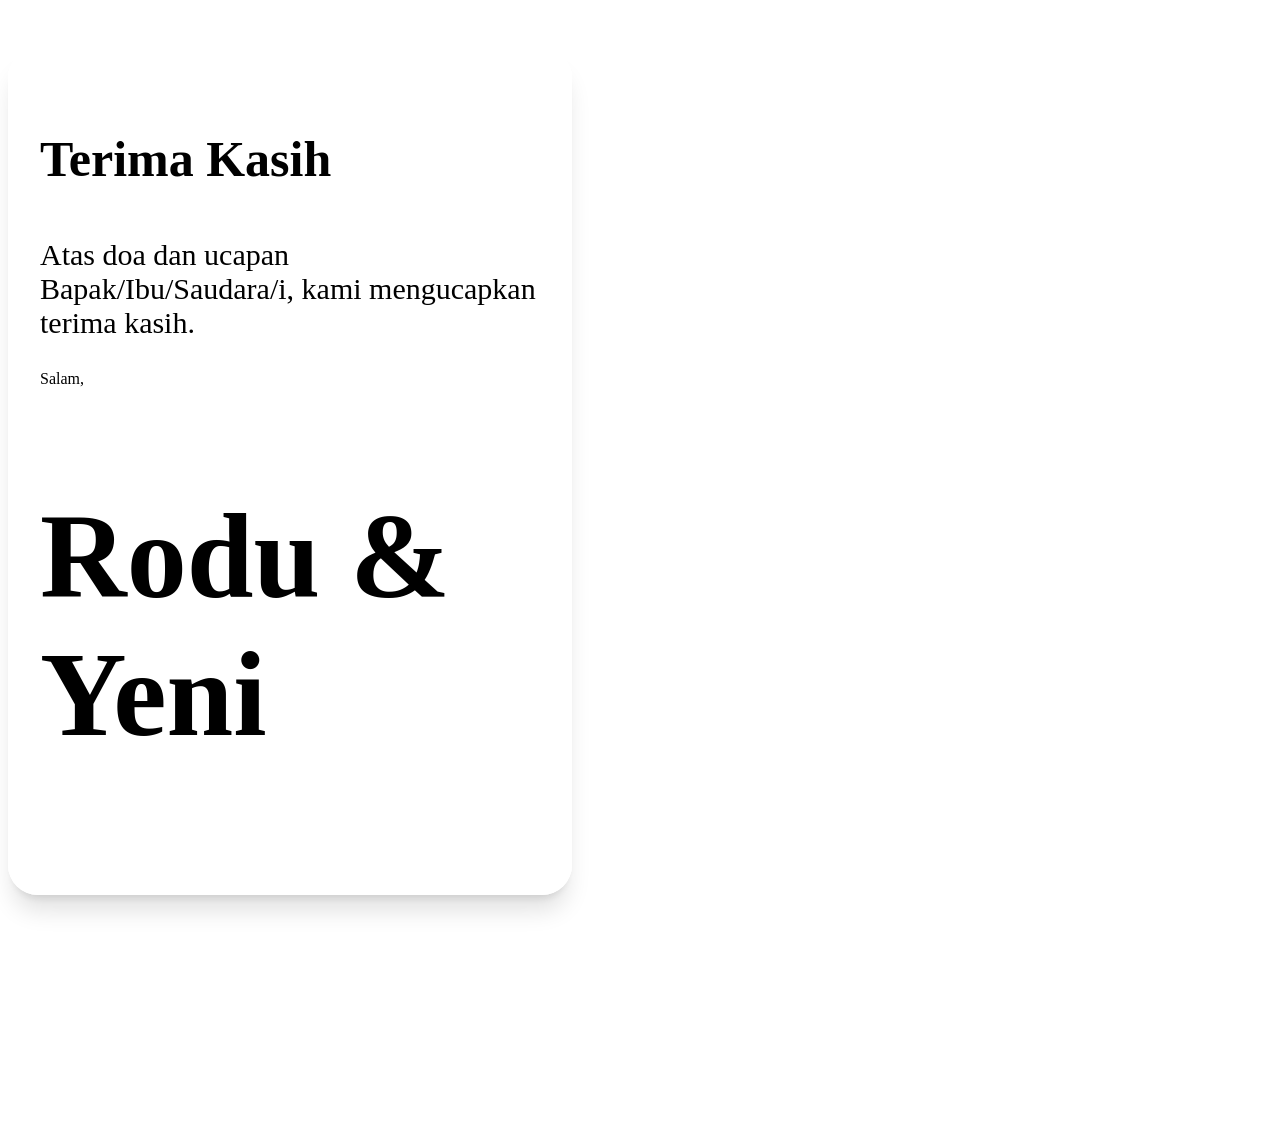
<file: test_dom.html>
<!DOCTYPE html>
<html>
<head>
    <meta charset="UTF-8">
    <title>Test DOM</title>
</head>
<body>
    <section class="closing-section pb-52 px-6 pt-16">
      <div class="closing-card backdrop-blur-md rounded-[32px] shadow-xl border border-primary/20 px-8 py-10">
        <h3 class="font-heading text-primary font-semibold tracking-widest uppercase mb-6">Terima Kasih</h3>
        <p class="text-sage-dark leading-relaxed mb-6 font-body">Atas doa dan ucapan Bapak/Ibu/Saudara/i, kami mengucapkan terima kasih.</p>
        <div class="w-16 h-px bg-primary/30 mx-auto my-6"></div>
        <p class="italic text-stone-500 mb-4 font-body">Salam,</p>
        <h2 class="font-script text-primary leading-none"><span class="groom-nickname">Rodu</span> <span class="font-heading font-light text-3xl mx-1">&amp;</span> <span class="bride-nickname">Yeni</span></h2>
      </div>
    </section>

    <script>
      // Mock the app.js logic
      let weddingConfig = {
        visual_configs: {
          closing_section: {
            names_size: 120,
            title_size: 50,
            body_size: 30,
            align: "right",
            text_align: "left",
            enabled: true,
            card_width: 500,
            card_padding: 32,
            border_radius: 30,
            opacity: 90,
            blur: 10,
            shadow: 12,
            margin_top: 40,
            margin_bottom: 0,
            safe_bottom: 220
          }
        }
      };

      function applyClosingSectionStyles() {
        const c = weddingConfig.visual_configs?.closing_section;
        const sectionEl = document.querySelector('.closing-section');
        if (!sectionEl) return;

        if (c && c.enabled === false) {
          sectionEl.style.display = 'none';
          return;
        } else {
          sectionEl.style.display = ''; 
        }

        const conf = c || {};
        const cardEl = sectionEl.querySelector('.closing-card');
        if (!cardEl) return;

        sectionEl.style.paddingTop = `${conf.margin_top || 40}px`;
        sectionEl.style.paddingBottom = `${conf.safe_bottom || 220}px`;

        sectionEl.classList.add('flex');
        sectionEl.classList.remove('justify-start', 'justify-center', 'justify-end');
        if (conf.align === 'left') sectionEl.classList.add('justify-start');
        else if (conf.align === 'right') sectionEl.classList.add('justify-end');
        else sectionEl.classList.add('justify-center');

        cardEl.style.maxWidth = `${conf.card_width || 500}px`;
        cardEl.style.padding = `${conf.card_padding || 32}px`;
        cardEl.style.borderRadius = `${conf.border_radius || 30}px`;
        cardEl.style.backgroundColor = `rgba(255, 255, 255, ${(conf.opacity ?? 90) / 100})`;
        cardEl.style.backdropFilter = `blur(${conf.blur ?? 10}px)`;
        cardEl.style.boxShadow = `0 20px 25px -5px rgba(0, 0, 0, ${(conf.shadow ?? 12) / 100}), 0 8px 10px -6px rgba(0, 0, 0, ${(conf.shadow ?? 12) / 100})`;
        cardEl.style.marginBottom = `${conf.margin_bottom || 0}px`;

        cardEl.classList.remove('text-left', 'text-center', 'text-right');
        if (conf.text_align === 'left') cardEl.classList.add('text-left');
        else if (conf.text_align === 'right') cardEl.classList.add('text-right');
        else cardEl.classList.add('text-center');

        const titleEl = cardEl.querySelector('h3.font-heading');
        if (titleEl) {
          titleEl.classList.remove('text-xl'); 
          titleEl.style.fontSize = `${conf.title_size || 20}px`;
        }

        const bodyEl = cardEl.querySelector('p.text-sage-dark');
        if (bodyEl) {
          bodyEl.classList.remove('text-base'); 
          bodyEl.style.fontSize = `${conf.body_size || 16}px`;
        }

        const namesEl = cardEl.querySelector('h2.font-script');
        if (namesEl) {
          namesEl.classList.remove('text-6xl'); 
          namesEl.style.fontSize = `${conf.names_size || 60}px`;
        }
      }

      // Execute immediately
      applyClosingSectionStyles();
    </script>
</body>
</html>
</file>
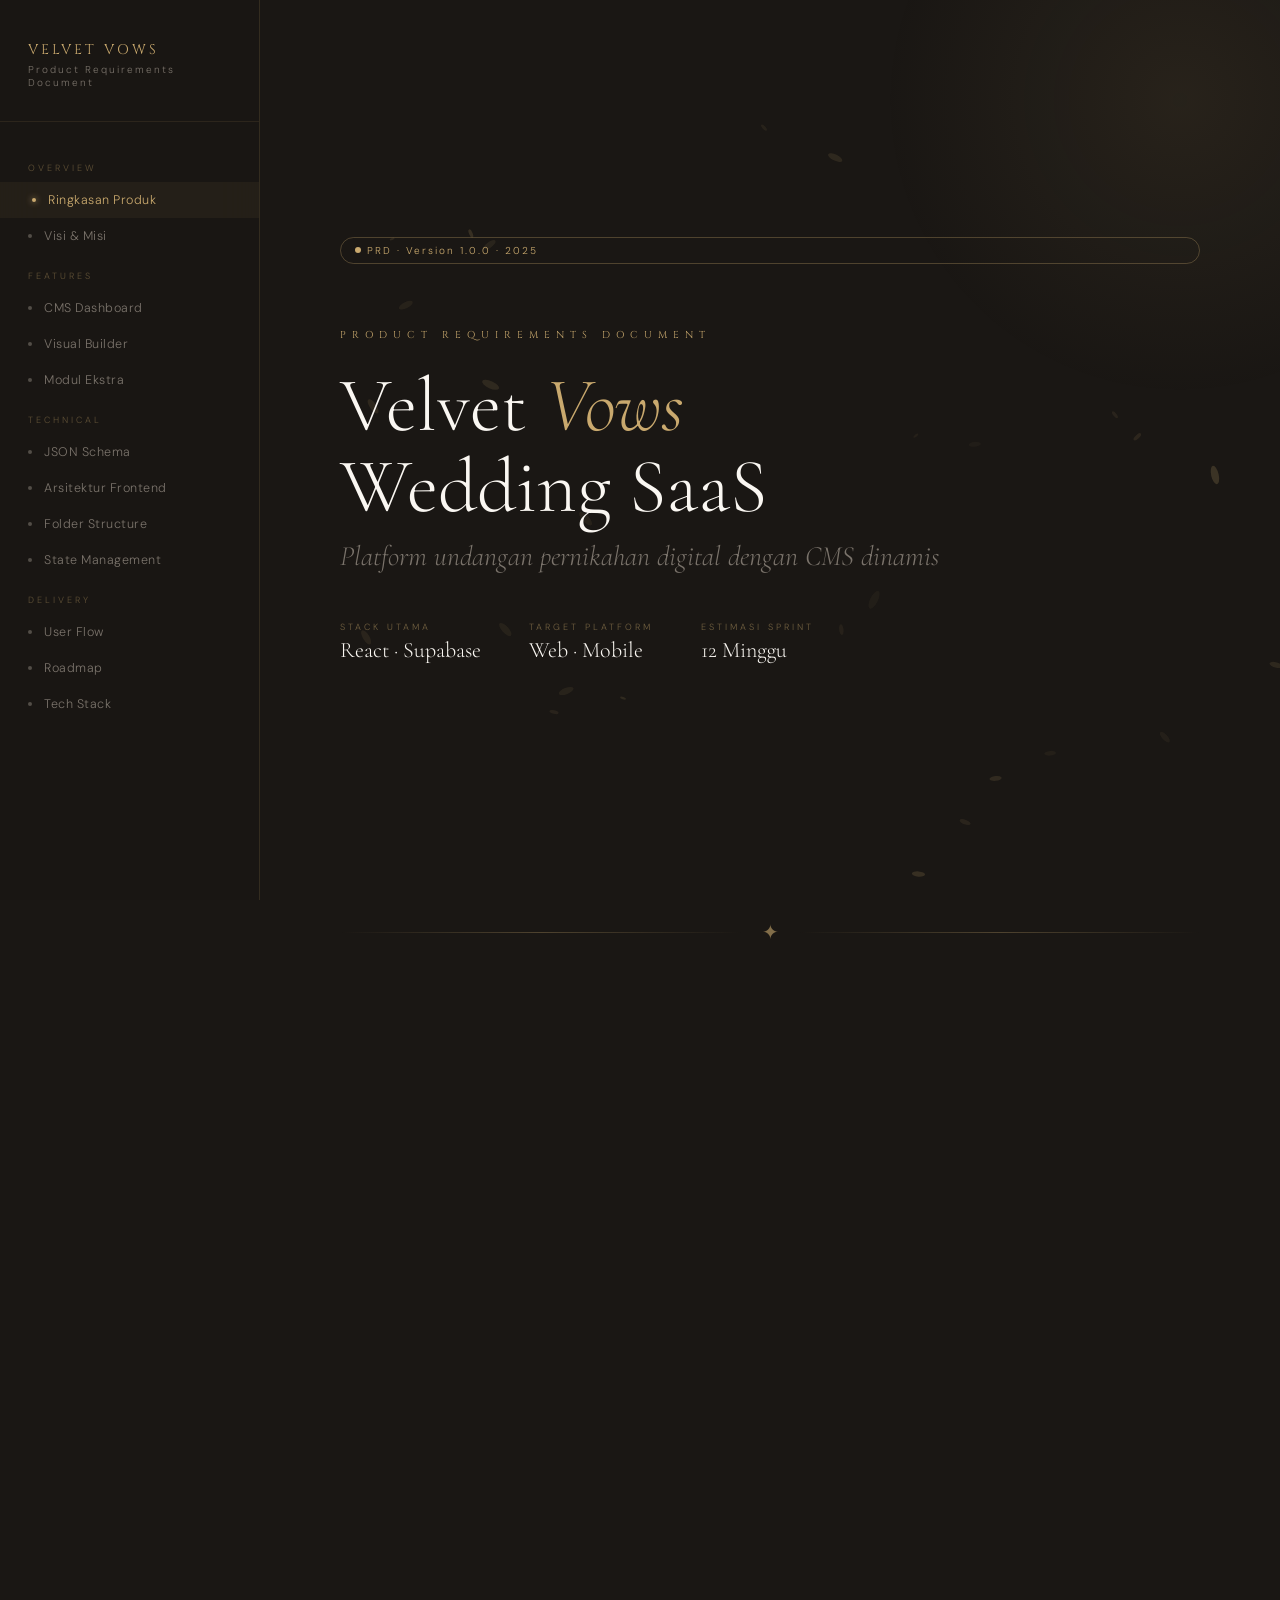
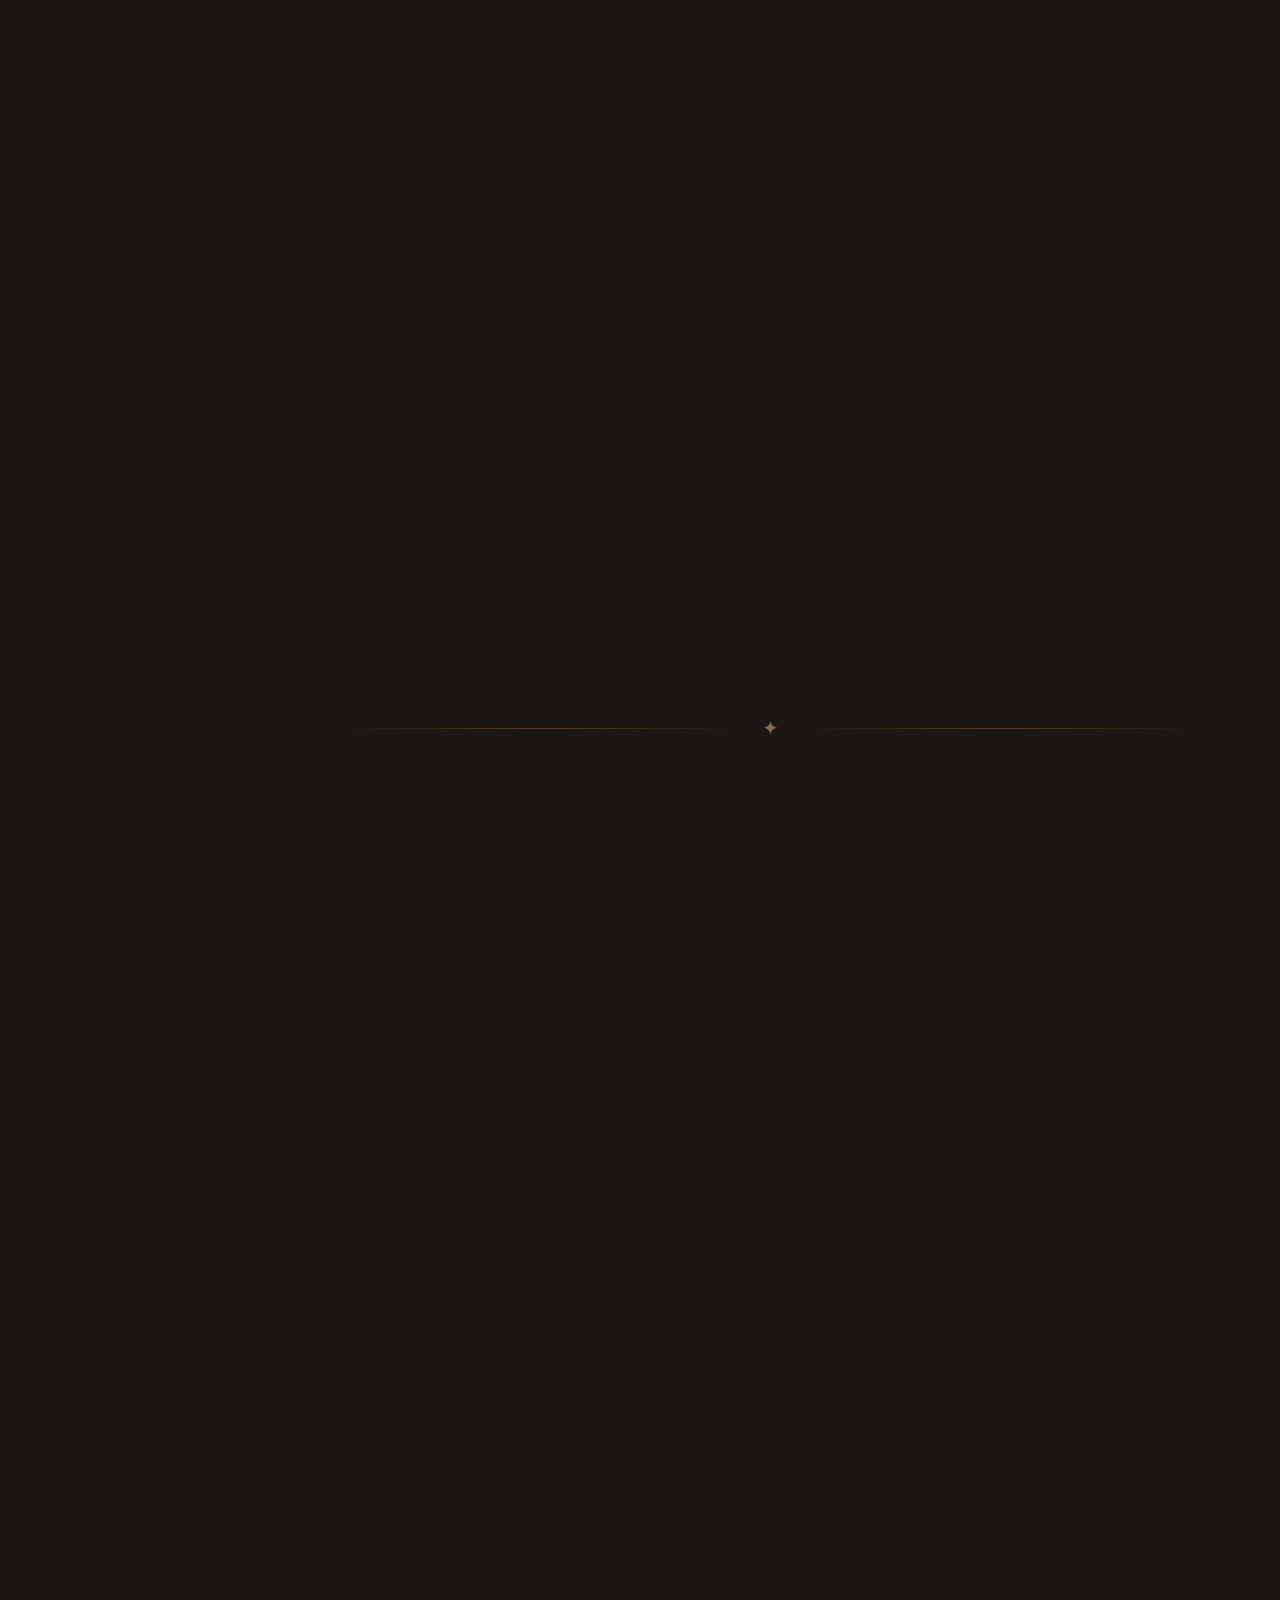
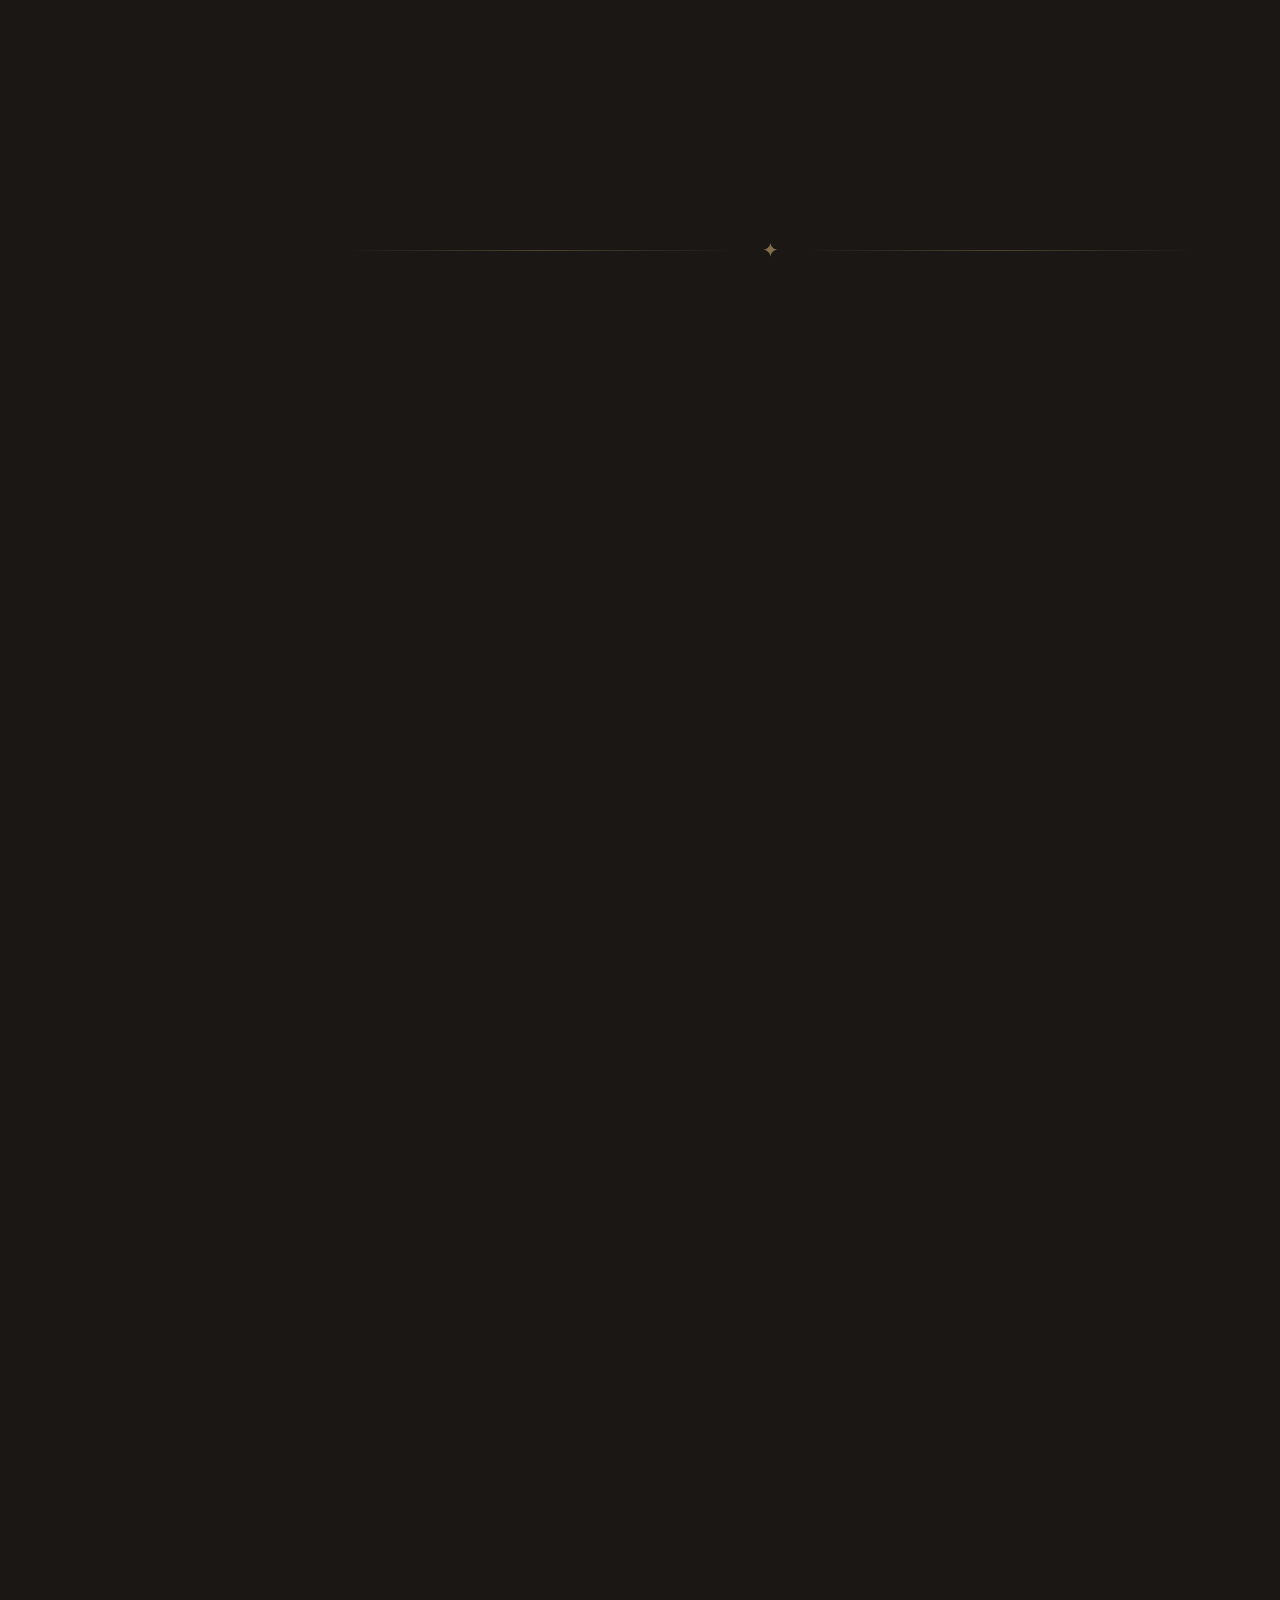
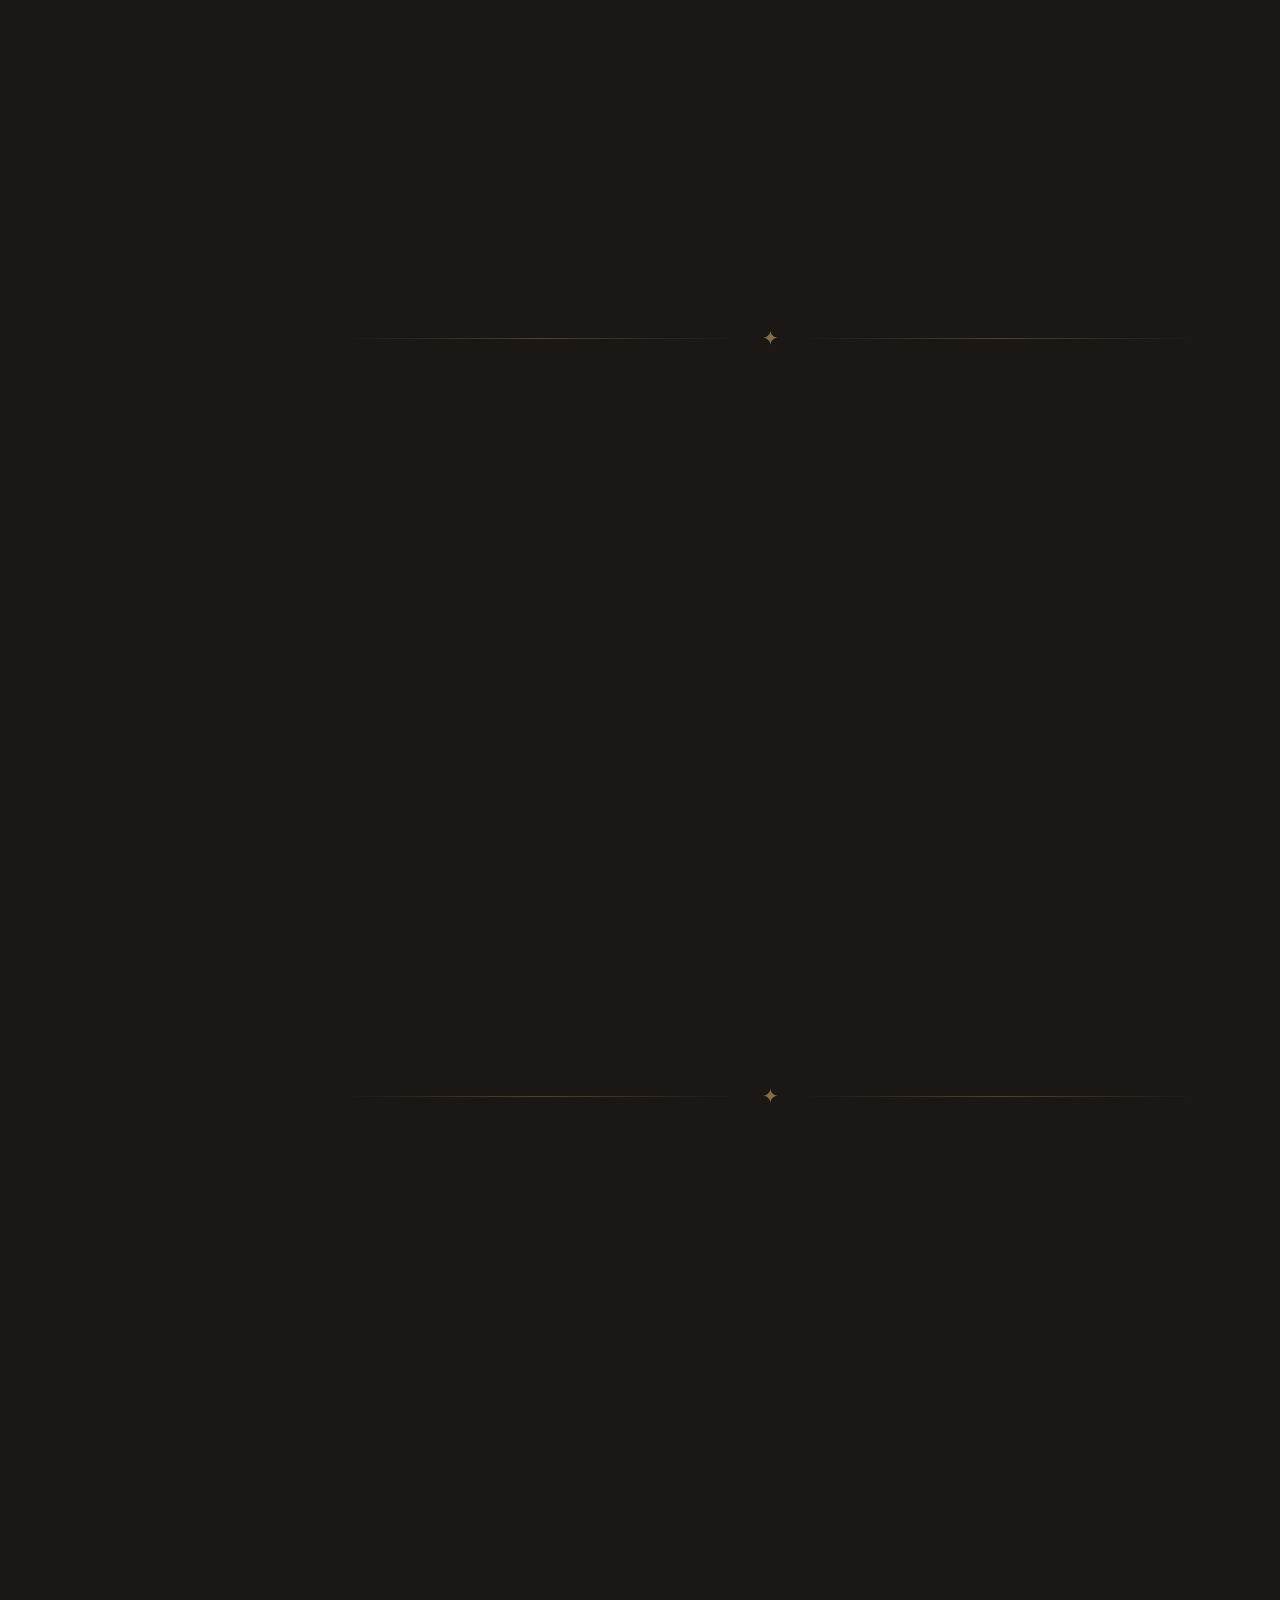
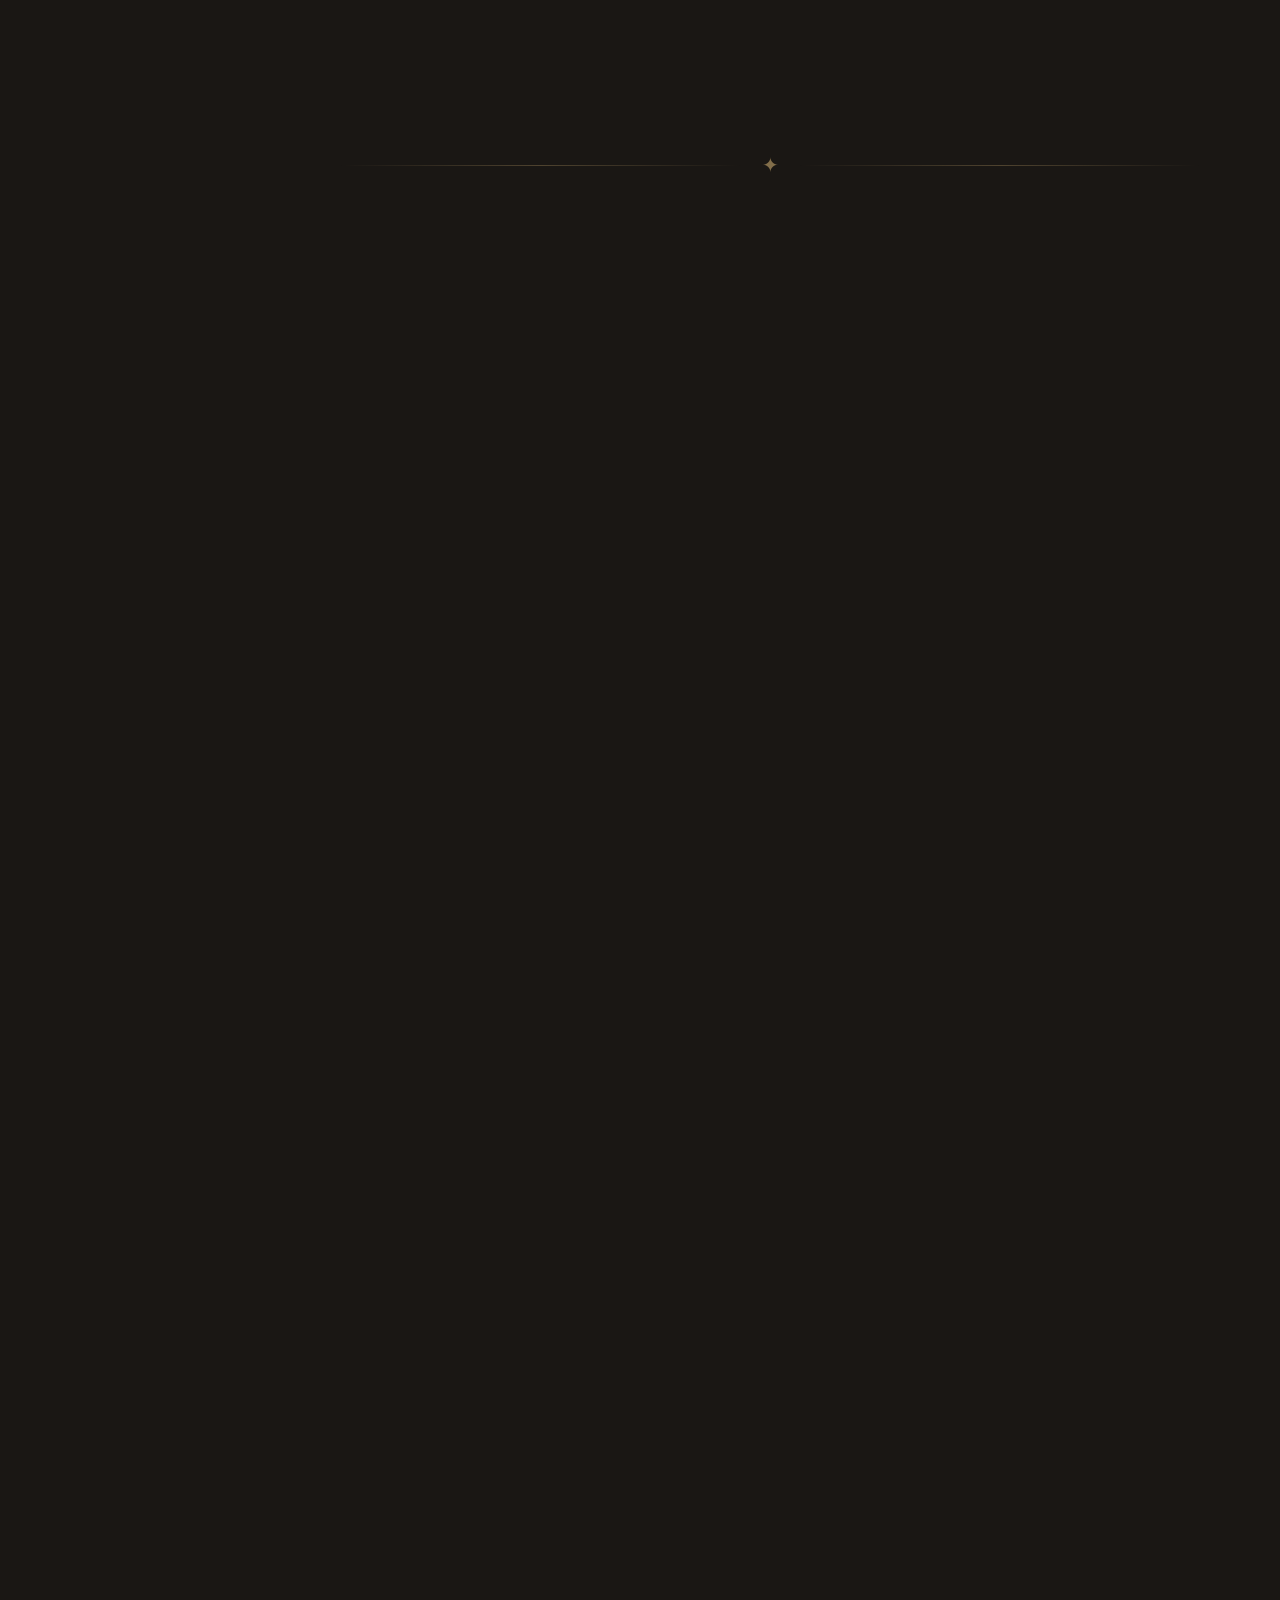
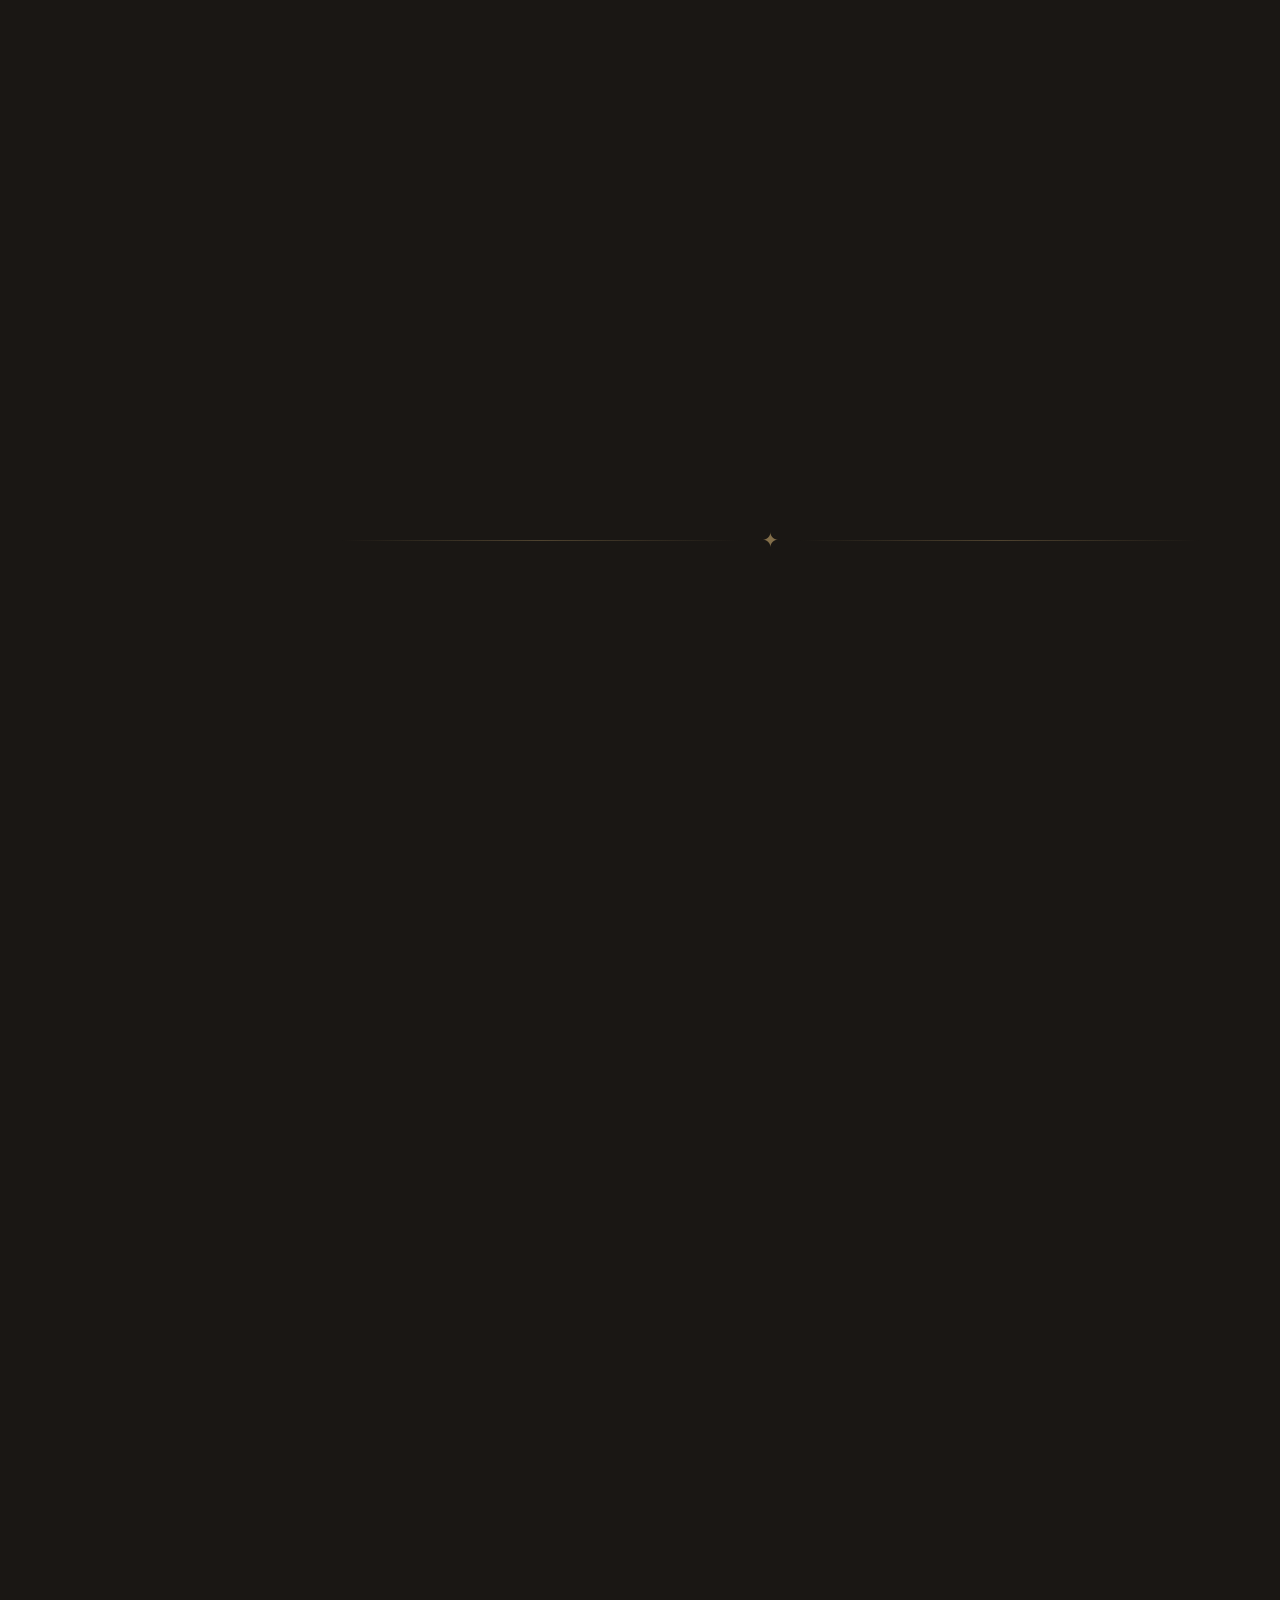
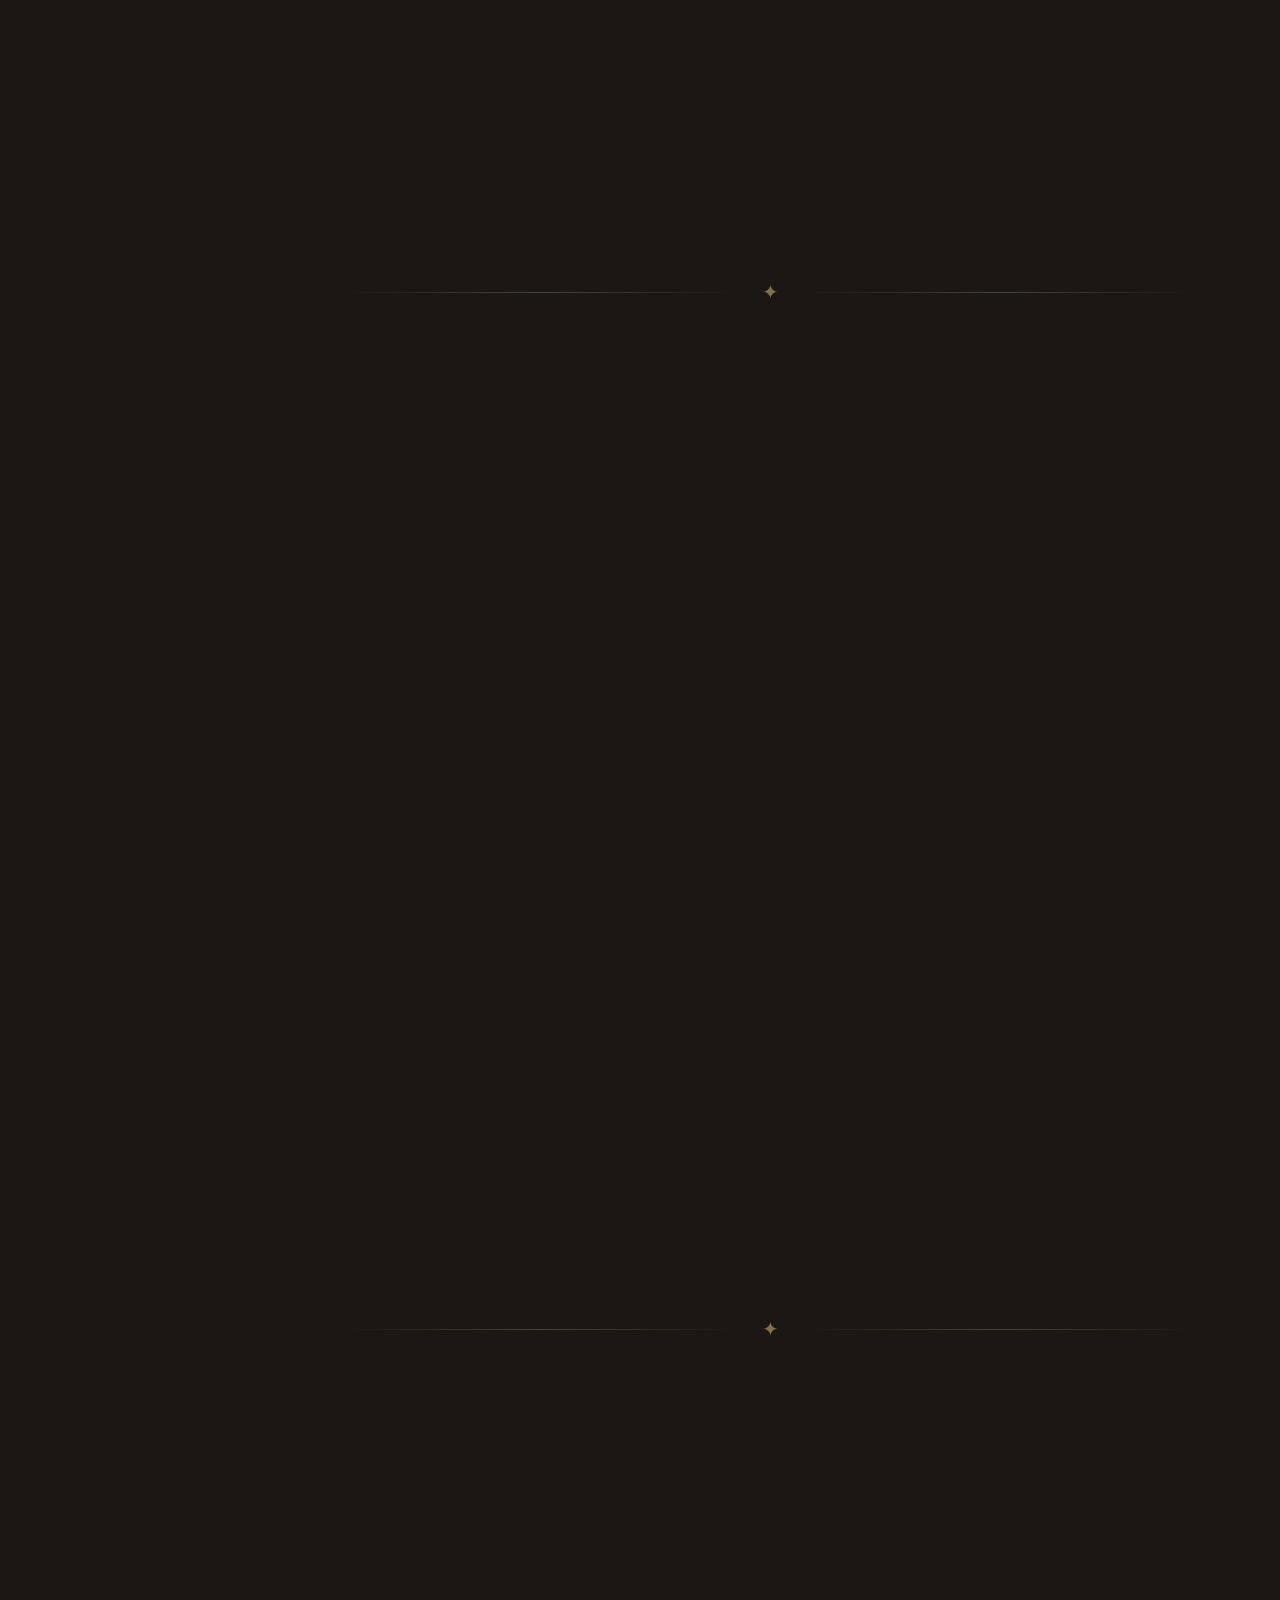
<file: wedding-saas-prd.html>
<!DOCTYPE html>
<html lang="id">
<head>
<meta charset="UTF-8">
<meta name="viewport" content="width=device-width, initial-scale=1.0">
<title>PRD — Velvet Vows · Wedding Invitation SaaS</title>
<link rel="preconnect" href="https://fonts.googleapis.com">
<link href="https://fonts.googleapis.com/css2?family=Cormorant+Garamond:ital,wght@0,300;0,400;0,600;1,300;1,400&family=DM+Sans:wght@300;400;500&family=Cinzel:wght@400;600&display=swap" rel="stylesheet">
<style>
  :root {
    --gold: #C9A96E;
    --gold-light: #E8D5A3;
    --gold-pale: #F5EDD5;
    --cream: #FAF7F2;
    --dark: #1A1714;
    --dark-mid: #2C2520;
    --warm-gray: #7A736B;
    --accent: #8B5E3C;
    --rose: #C4836A;
  }

  * { margin: 0; padding: 0; box-sizing: border-box; }

  html { scroll-behavior: smooth; }

  body {
    background: var(--dark);
    color: var(--cream);
    font-family: 'DM Sans', sans-serif;
    font-weight: 300;
    overflow-x: hidden;
  }

  /* === PARTICLE CANVAS === */
  #particles {
    position: fixed;
    top: 0; left: 0;
    width: 100%; height: 100%;
    pointer-events: none;
    z-index: 0;
    opacity: 0.4;
  }

  /* === SCROLLBAR === */
  ::-webkit-scrollbar { width: 4px; }
  ::-webkit-scrollbar-track { background: var(--dark); }
  ::-webkit-scrollbar-thumb { background: var(--gold); border-radius: 2px; }

  /* === SIDEBAR NAV === */
  .sidebar {
    position: fixed;
    left: 0; top: 0;
    width: 260px; height: 100vh;
    background: rgba(26,23,20,0.95);
    border-right: 1px solid rgba(201,169,110,0.15);
    backdrop-filter: blur(20px);
    z-index: 100;
    display: flex;
    flex-direction: column;
    padding: 40px 0;
    transform: translateX(0);
    transition: transform 0.4s cubic-bezier(0.16,1,0.3,1);
  }

  .sidebar-logo {
    padding: 0 28px 32px;
    border-bottom: 1px solid rgba(201,169,110,0.1);
    margin-bottom: 24px;
  }

  .sidebar-logo .wordmark {
    font-family: 'Cinzel', serif;
    font-size: 14px;
    letter-spacing: 3px;
    color: var(--gold);
    text-transform: uppercase;
  }

  .sidebar-logo .sub {
    font-size: 10px;
    color: var(--warm-gray);
    letter-spacing: 2px;
    margin-top: 4px;
  }

  .nav-section {
    padding: 0 28px 8px;
    font-size: 9px;
    letter-spacing: 3px;
    color: rgba(201,169,110,0.4);
    text-transform: uppercase;
    margin-top: 16px;
  }

  .nav-link {
    display: flex;
    align-items: center;
    gap: 12px;
    padding: 10px 28px;
    color: var(--warm-gray);
    text-decoration: none;
    font-size: 12.5px;
    letter-spacing: 0.5px;
    transition: all 0.25s;
    cursor: pointer;
    border: none;
    background: none;
    width: 100%;
    text-align: left;
  }

  .nav-link:hover, .nav-link.active {
    color: var(--gold);
    background: rgba(201,169,110,0.06);
    padding-left: 32px;
  }

  .nav-link .dot {
    width: 4px; height: 4px;
    border-radius: 50%;
    background: currentColor;
    flex-shrink: 0;
    opacity: 0.6;
  }

  .nav-link.active .dot {
    background: var(--gold);
    opacity: 1;
    box-shadow: 0 0 6px var(--gold);
  }

  /* === MAIN CONTENT === */
  .main {
    margin-left: 260px;
    min-height: 100vh;
    position: relative;
    z-index: 1;
  }

  /* === HERO SECTION === */
  .hero {
    min-height: 100vh;
    display: flex;
    flex-direction: column;
    justify-content: center;
    padding: 80px 80px 80px 80px;
    position: relative;
    overflow: hidden;
  }

  .hero::before {
    content: '';
    position: absolute;
    top: -200px; right: -200px;
    width: 600px; height: 600px;
    background: radial-gradient(circle, rgba(201,169,110,0.08) 0%, transparent 70%);
    pointer-events: none;
    animation: glow-pulse 6s ease-in-out infinite;
  }

  @keyframes glow-pulse {
    0%, 100% { transform: scale(1); opacity: 1; }
    50% { transform: scale(1.2); opacity: 0.6; }
  }

  .hero-eyebrow {
    font-family: 'Cinzel', serif;
    font-size: 10px;
    letter-spacing: 6px;
    color: var(--gold);
    text-transform: uppercase;
    margin-bottom: 24px;
    opacity: 0;
    animation: fade-up 0.8s 0.2s forwards;
  }

  .hero-title {
    font-family: 'Cormorant Garamond', serif;
    font-size: clamp(52px, 6vw, 88px);
    font-weight: 300;
    line-height: 1.05;
    color: var(--cream);
    margin-bottom: 12px;
    opacity: 0;
    animation: fade-up 0.8s 0.4s forwards;
  }

  .hero-title em {
    font-style: italic;
    color: var(--gold);
  }

  .hero-subtitle {
    font-family: 'Cormorant Garamond', serif;
    font-size: clamp(18px, 2.5vw, 28px);
    font-weight: 300;
    font-style: italic;
    color: var(--warm-gray);
    margin-bottom: 48px;
    opacity: 0;
    animation: fade-up 0.8s 0.6s forwards;
  }

  .hero-meta {
    display: flex;
    gap: 48px;
    opacity: 0;
    animation: fade-up 0.8s 0.8s forwards;
    flex-wrap: wrap;
  }

  .meta-item { display: flex; flex-direction: column; gap: 4px; }
  .meta-label {
    font-size: 9px;
    letter-spacing: 3px;
    color: rgba(201,169,110,0.5);
    text-transform: uppercase;
  }
  .meta-value {
    font-family: 'Cormorant Garamond', serif;
    font-size: 22px;
    color: var(--cream);
    font-weight: 300;
  }

  .badge {
    display: inline-flex;
    align-items: center;
    gap: 6px;
    padding: 6px 14px;
    border: 1px solid rgba(201,169,110,0.3);
    border-radius: 20px;
    font-size: 10px;
    letter-spacing: 2px;
    color: var(--gold);
    margin-bottom: 64px;
    opacity: 0;
    animation: fade-up 0.8s 0.3s forwards;
  }

  .badge-dot {
    width: 6px; height: 6px;
    background: var(--gold);
    border-radius: 50%;
    animation: pulse 2s infinite;
  }

  @keyframes pulse {
    0%, 100% { box-shadow: 0 0 0 0 rgba(201,169,110,0.4); }
    50% { box-shadow: 0 0 0 6px rgba(201,169,110,0); }
  }

  @keyframes fade-up {
    from { opacity: 0; transform: translateY(24px); }
    to { opacity: 1; transform: translateY(0); }
  }

  /* === DIVIDER === */
  .section-divider {
    display: flex;
    align-items: center;
    gap: 20px;
    padding: 0 80px;
    margin: 20px 0;
  }

  .divider-line {
    flex: 1;
    height: 1px;
    background: linear-gradient(to right, transparent, rgba(201,169,110,0.3), transparent);
  }

  .divider-ornament {
    font-family: 'Cormorant Garamond', serif;
    font-size: 20px;
    color: var(--gold);
    opacity: 0.6;
  }

  /* === SECTION === */
  .section {
    padding: 80px 80px;
    position: relative;
  }

  .section-header {
    margin-bottom: 56px;
  }

  .section-number {
    font-family: 'Cinzel', serif;
    font-size: 11px;
    letter-spacing: 4px;
    color: rgba(201,169,110,0.4);
    text-transform: uppercase;
    margin-bottom: 16px;
  }

  .section-title {
    font-family: 'Cormorant Garamond', serif;
    font-size: clamp(36px, 4vw, 56px);
    font-weight: 300;
    color: var(--cream);
    line-height: 1.1;
    margin-bottom: 16px;
  }

  .section-title em {
    font-style: italic;
    color: var(--gold);
  }

  .section-desc {
    font-size: 14px;
    color: var(--warm-gray);
    line-height: 1.8;
    max-width: 560px;
  }

  /* === CARDS === */
  .card-grid {
    display: grid;
    grid-template-columns: repeat(auto-fill, minmax(320px, 1fr));
    gap: 1px;
    background: rgba(201,169,110,0.1);
    border: 1px solid rgba(201,169,110,0.1);
    border-radius: 2px;
    overflow: hidden;
  }

  .card {
    background: var(--dark-mid);
    padding: 40px;
    position: relative;
    overflow: hidden;
    transition: background 0.3s;
  }

  .card::after {
    content: '';
    position: absolute;
    top: 0; left: 0;
    width: 100%; height: 2px;
    background: linear-gradient(to right, transparent, var(--gold), transparent);
    transform: scaleX(0);
    transition: transform 0.4s;
  }

  .card:hover { background: rgba(44,37,32,0.9); }
  .card:hover::after { transform: scaleX(1); }

  .card-icon {
    font-size: 28px;
    margin-bottom: 20px;
    display: block;
  }

  .card-title {
    font-family: 'Cormorant Garamond', serif;
    font-size: 22px;
    color: var(--cream);
    margin-bottom: 12px;
    font-weight: 400;
  }

  .card-body {
    font-size: 13px;
    color: var(--warm-gray);
    line-height: 1.8;
  }

  .card-tag {
    display: inline-block;
    margin-top: 16px;
    padding: 4px 10px;
    border: 1px solid rgba(201,169,110,0.2);
    border-radius: 2px;
    font-size: 9px;
    letter-spacing: 2px;
    color: var(--gold);
    text-transform: uppercase;
  }

  /* === CODE BLOCK === */
  .code-container {
    margin: 32px 0;
    border: 1px solid rgba(201,169,110,0.15);
    border-radius: 4px;
    overflow: hidden;
  }

  .code-header {
    background: rgba(201,169,110,0.06);
    padding: 12px 20px;
    display: flex;
    justify-content: space-between;
    align-items: center;
    border-bottom: 1px solid rgba(201,169,110,0.1);
  }

  .code-lang {
    font-family: 'Cinzel', serif;
    font-size: 9px;
    letter-spacing: 3px;
    color: var(--gold);
    text-transform: uppercase;
  }

  .code-dots {
    display: flex;
    gap: 6px;
  }

  .code-dots span {
    width: 8px; height: 8px;
    border-radius: 50%;
  }

  .code-dots span:nth-child(1) { background: #FF5F57; }
  .code-dots span:nth-child(2) { background: #FEBC2E; }
  .code-dots span:nth-child(3) { background: #28C840; }

  pre {
    background: #111008;
    padding: 28px;
    overflow-x: auto;
    font-size: 12.5px;
    line-height: 1.7;
    font-family: 'Fira Code', 'Courier New', monospace;
  }

  .kw { color: #E06C75; }
  .str { color: #98C379; }
  .num { color: #D19A66; }
  .key { color: #61AFEF; }
  .cm { color: #5C6370; font-style: italic; }
  .val { color: #C9A96E; }
  .fn { color: #E5C07B; }
  .punc { color: #ABB2BF; }

  /* === USER FLOW === */
  .flow-container {
    display: flex;
    align-items: flex-start;
    gap: 0;
    overflow-x: auto;
    padding-bottom: 20px;
    position: relative;
  }

  .flow-step {
    display: flex;
    flex-direction: column;
    align-items: center;
    min-width: 160px;
    flex: 1;
    position: relative;
  }

  .flow-step::after {
    content: '';
    position: absolute;
    top: 24px;
    left: 50%;
    width: 100%;
    height: 1px;
    background: linear-gradient(to right, var(--gold), rgba(201,169,110,0.2));
  }

  .flow-step:last-child::after { display: none; }

  .flow-circle {
    width: 48px; height: 48px;
    border-radius: 50%;
    border: 1px solid rgba(201,169,110,0.4);
    display: flex;
    align-items: center;
    justify-content: center;
    font-family: 'Cinzel', serif;
    font-size: 13px;
    color: var(--gold);
    position: relative;
    z-index: 1;
    background: var(--dark);
    margin-bottom: 16px;
  }

  .flow-label {
    font-size: 11px;
    color: var(--warm-gray);
    text-align: center;
    padding: 0 8px;
    line-height: 1.4;
  }

  .flow-label strong {
    display: block;
    color: var(--cream);
    font-size: 12px;
    margin-bottom: 4px;
    font-weight: 400;
  }

  /* === FEATURE LIST === */
  .feature-list {
    display: grid;
    grid-template-columns: 1fr 1fr;
    gap: 2px;
    background: rgba(201,169,110,0.08);
    border: 1px solid rgba(201,169,110,0.1);
  }

  .feature-item {
    background: var(--dark-mid);
    padding: 28px 32px;
    display: flex;
    gap: 16px;
    align-items: flex-start;
    transition: background 0.25s;
  }

  .feature-item:hover { background: rgba(44,37,32,0.9); }

  .feature-num {
    font-family: 'Cormorant Garamond', serif;
    font-size: 32px;
    color: rgba(201,169,110,0.2);
    line-height: 1;
    flex-shrink: 0;
    font-weight: 300;
  }

  .feature-content h4 {
    font-family: 'Cormorant Garamond', serif;
    font-size: 18px;
    color: var(--cream);
    margin-bottom: 6px;
    font-weight: 400;
  }

  .feature-content p {
    font-size: 12.5px;
    color: var(--warm-gray);
    line-height: 1.7;
  }

  /* === JSON SCHEMA DISPLAY === */
  .schema-tree {
    background: #0D0B08;
    border: 1px solid rgba(201,169,110,0.12);
    border-radius: 4px;
    padding: 32px;
    position: relative;
    overflow: hidden;
  }

  .schema-tree::before {
    content: '';
    position: absolute;
    top: 0; left: 0;
    width: 3px; height: 100%;
    background: linear-gradient(to bottom, var(--gold), transparent);
  }

  /* === ARCH DIAGRAM === */
  .arch-grid {
    display: grid;
    grid-template-columns: 1fr 1fr 1fr;
    gap: 20px;
    margin-top: 40px;
  }

  .arch-layer {
    border: 1px solid rgba(201,169,110,0.12);
    border-radius: 4px;
    overflow: hidden;
  }

  .arch-layer-header {
    padding: 16px 24px;
    background: rgba(201,169,110,0.06);
    border-bottom: 1px solid rgba(201,169,110,0.1);
    font-family: 'Cinzel', serif;
    font-size: 10px;
    letter-spacing: 3px;
    color: var(--gold);
    text-transform: uppercase;
  }

  .arch-layer-body {
    padding: 20px 24px;
  }

  .arch-item {
    padding: 8px 0;
    border-bottom: 1px solid rgba(255,255,255,0.04);
    font-size: 12px;
    color: var(--warm-gray);
    display: flex;
    align-items: center;
    gap: 8px;
  }

  .arch-item:last-child { border-bottom: none; }

  .arch-item::before {
    content: '';
    width: 4px; height: 4px;
    border-radius: 50%;
    background: var(--gold);
    opacity: 0.5;
    flex-shrink: 0;
  }

  /* === TABLE === */
  .data-table {
    width: 100%;
    border-collapse: collapse;
    font-size: 12.5px;
    margin-top: 24px;
  }

  .data-table th {
    font-family: 'Cinzel', serif;
    font-size: 9px;
    letter-spacing: 3px;
    color: var(--gold);
    text-transform: uppercase;
    padding: 12px 20px;
    text-align: left;
    background: rgba(201,169,110,0.05);
    border-bottom: 1px solid rgba(201,169,110,0.15);
  }

  .data-table td {
    padding: 14px 20px;
    color: var(--warm-gray);
    border-bottom: 1px solid rgba(255,255,255,0.04);
    vertical-align: top;
    line-height: 1.6;
  }

  .data-table tr:hover td { background: rgba(201,169,110,0.03); }

  .td-key {
    font-family: 'Fira Code', monospace;
    color: #61AFEF;
    font-size: 11.5px;
  }

  .td-type {
    color: var(--rose);
    font-family: 'Fira Code', monospace;
    font-size: 11px;
  }

  /* === ROADMAP === */
  .roadmap {
    display: grid;
    grid-template-columns: repeat(3, 1fr);
    gap: 1px;
    background: rgba(201,169,110,0.08);
    border: 1px solid rgba(201,169,110,0.1);
    margin-top: 40px;
  }

  .phase {
    background: var(--dark-mid);
    padding: 36px 32px;
  }

  .phase-label {
    font-family: 'Cinzel', serif;
    font-size: 9px;
    letter-spacing: 4px;
    color: var(--gold);
    margin-bottom: 8px;
  }

  .phase-name {
    font-family: 'Cormorant Garamond', serif;
    font-size: 24px;
    color: var(--cream);
    margin-bottom: 20px;
    font-weight: 300;
  }

  .phase-item {
    font-size: 12px;
    color: var(--warm-gray);
    padding: 6px 0;
    border-bottom: 1px solid rgba(255,255,255,0.04);
    display: flex;
    align-items: center;
    gap: 8px;
  }

  .phase-item::before {
    content: '';
    width: 3px; height: 3px;
    border-radius: 50%;
    background: var(--gold);
    flex-shrink: 0;
  }

  /* === FOOTER === */
  .doc-footer {
    padding: 60px 80px;
    border-top: 1px solid rgba(201,169,110,0.1);
    display: flex;
    justify-content: space-between;
    align-items: flex-end;
  }

  .footer-brand {
    font-family: 'Cormorant Garamond', serif;
    font-size: 40px;
    font-weight: 300;
    font-style: italic;
    color: rgba(201,169,110,0.2);
  }

  .footer-meta {
    text-align: right;
    font-size: 11px;
    color: rgba(201,169,110,0.3);
    line-height: 1.8;
    letter-spacing: 1px;
  }

  /* === PROGRESS BAR === */
  .progress-row {
    margin: 12px 0;
  }

  .progress-label {
    display: flex;
    justify-content: space-between;
    font-size: 11.5px;
    color: var(--warm-gray);
    margin-bottom: 6px;
  }

  .progress-track {
    height: 2px;
    background: rgba(201,169,110,0.1);
    border-radius: 1px;
    overflow: hidden;
  }

  .progress-fill {
    height: 100%;
    background: linear-gradient(to right, var(--gold), var(--rose));
    border-radius: 1px;
    transform-origin: left;
    animation: fill-bar 1.4s cubic-bezier(0.16,1,0.3,1) forwards;
    transform: scaleX(0);
  }

  @keyframes fill-bar {
    to { transform: scaleX(1); }
  }

  /* === PILL TAGS === */
  .tag-list {
    display: flex;
    flex-wrap: wrap;
    gap: 8px;
    margin-top: 12px;
  }

  .tag {
    padding: 4px 12px;
    border: 1px solid rgba(201,169,110,0.2);
    border-radius: 20px;
    font-size: 11px;
    color: var(--gold);
    letter-spacing: 0.5px;
  }

  /* === SCROLL ANIMATION === */
  .reveal {
    opacity: 0;
    transform: translateY(30px);
    transition: opacity 0.7s cubic-bezier(0.16,1,0.3,1), transform 0.7s cubic-bezier(0.16,1,0.3,1);
  }

  .reveal.visible {
    opacity: 1;
    transform: translateY(0);
  }

  /* === MOBILE HAMBURGER === */
  .hamburger {
    display: none;
    position: fixed;
    top: 20px;
    left: 16px;
    z-index: 200;
    background: var(--dark-mid);
    border: 1px solid rgba(201,169,110,0.2);
    border-radius: 4px;
    padding: 8px 12px;
    cursor: pointer;
    color: var(--gold);
    font-size: 18px;
  }

  @media (max-width: 900px) {
    .sidebar { transform: translateX(-100%); }
    .sidebar.open { transform: translateX(0); }
    .main { margin-left: 0; }
    .hamburger { display: flex; align-items: center; }
    .hero, .section { padding: 60px 24px; }
    .hero { padding-top: 100px; }
    .section-divider { padding: 0 24px; }
    .doc-footer { padding: 40px 24px; flex-direction: column; gap: 20px; }
    .footer-meta { text-align: left; }
    .arch-grid { grid-template-columns: 1fr; }
    .feature-list { grid-template-columns: 1fr; }
    .roadmap { grid-template-columns: 1fr; }
  }

  /* === HIGHLIGHT === */
  .hl-gold { color: var(--gold); }
  .hl-rose { color: var(--rose); }

  /* === TOOLTIP-LIKE ANNO === */
  .anno {
    display: inline-flex;
    align-items: center;
    gap: 6px;
    padding: 2px 8px;
    background: rgba(201,169,110,0.08);
    border-left: 2px solid var(--gold);
    font-size: 11px;
    color: var(--gold);
    border-radius: 0 2px 2px 0;
    margin: 4px 0;
  }
</style>
</head>
<body>

<canvas id="particles"></canvas>

<button class="hamburger" onclick="toggleSidebar()">☰</button>

<!-- SIDEBAR -->
<nav class="sidebar" id="sidebar">
  <div class="sidebar-logo">
    <div class="wordmark">Velvet Vows</div>
    <div class="sub">Product Requirements Document</div>
  </div>

  <div class="nav-section">Overview</div>
  <a class="nav-link active" onclick="scrollTo('hero')"><span class="dot"></span>Ringkasan Produk</a>
  <a class="nav-link" onclick="scrollTo('vision')"><span class="dot"></span>Visi & Misi</a>

  <div class="nav-section">Features</div>
  <a class="nav-link" onclick="scrollTo('cms')"><span class="dot"></span>CMS Dashboard</a>
  <a class="nav-link" onclick="scrollTo('visual')"><span class="dot"></span>Visual Builder</a>
  <a class="nav-link" onclick="scrollTo('modules')"><span class="dot"></span>Modul Ekstra</a>

  <div class="nav-section">Technical</div>
  <a class="nav-link" onclick="scrollTo('schema')"><span class="dot"></span>JSON Schema</a>
  <a class="nav-link" onclick="scrollTo('arch')"><span class="dot"></span>Arsitektur Frontend</a>
  <a class="nav-link" onclick="scrollTo('folder')"><span class="dot"></span>Folder Structure</a>
  <a class="nav-link" onclick="scrollTo('state')"><span class="dot"></span>State Management</a>

  <div class="nav-section">Delivery</div>
  <a class="nav-link" onclick="scrollTo('userflow')"><span class="dot"></span>User Flow</a>
  <a class="nav-link" onclick="scrollTo('roadmap')"><span class="dot"></span>Roadmap</a>
  <a class="nav-link" onclick="scrollTo('stack')"><span class="dot"></span>Tech Stack</a>
</nav>

<!-- MAIN -->
<div class="main">

  <!-- HERO -->
  <section class="hero" id="hero">
    <div class="badge">
      <span class="badge-dot"></span>
      PRD · Version 1.0.0 · 2025
    </div>
    <div class="hero-eyebrow">Product Requirements Document</div>
    <h1 class="hero-title">Velvet <em>Vows</em><br>Wedding SaaS</h1>
    <p class="hero-subtitle">Platform undangan pernikahan digital dengan CMS dinamis</p>
    <div class="hero-meta">
      <div class="meta-item">
        <span class="meta-label">Stack Utama</span>
        <span class="meta-value">React · Supabase</span>
      </div>
      <div class="meta-item">
        <span class="meta-label">Target Platform</span>
        <span class="meta-value">Web · Mobile</span>
      </div>
      <div class="meta-item">
        <span class="meta-label">Estimasi Sprint</span>
        <span class="meta-value">12 Minggu</span>
      </div>
    </div>
  </section>

  <div class="section-divider">
    <div class="divider-line"></div>
    <div class="divider-ornament">✦</div>
    <div class="divider-line"></div>
  </div>

  <!-- VISION -->
  <section class="section reveal" id="vision">
    <div class="section-header">
      <div class="section-number">01 — Product Overview</div>
      <h2 class="section-title">Mengubah undangan<br>menjadi <em>pengalaman</em></h2>
      <p class="section-desc">Velvet Vows adalah platform SaaS yang memungkinkan calon mempelai membuat undangan pernikahan digital yang elegan, interaktif, dan fully customizable — tanpa menyentuh satu baris kode pun. Admin dan mempelai mengakses CMS visual yang intuitif untuk mengatur konten, tema, animasi, dan fitur sosial.</p>
    </div>

    <div class="card-grid">
      <div class="card">
        <span class="card-icon">⬡</span>
        <h3 class="card-title">No-Code Builder</h3>
        <p class="card-body">Antarmuka drag-and-drop visual yang memungkinkan kustomisasi penuh tanpa keahlian teknis. Setiap perubahan di-preview secara real-time.</p>
        <span class="card-tag">CMS Core</span>
      </div>
      <div class="card">
        <span class="card-icon">◈</span>
        <h3 class="card-title">Multi-Tema Dinamis</h3>
        <p class="card-body">Library tema premium yang mencakup Golden Blossom, Rustic Wood, Minimalist Modern dan lainnya — masing-masing dengan palet, font, dan ornamen unik.</p>
        <span class="card-tag">Visual Engine</span>
      </div>
      <div class="card">
        <span class="card-icon">◎</span>
        <h3 class="card-title">SPA yang Performa</h3>
        <p class="card-body">Output undangan berupa Single Page Application teroptimasi: lazy loading, kompresi gambar otomatis, animasi CSS ringan dengan skor Lighthouse 90+.</p>
        <span class="card-tag">Performance</span>
      </div>
      <div class="card">
        <span class="card-icon">⬡</span>
        <h3 class="card-title">Guest Personalization</h3>
        <p class="card-body">Sapaan tamu yang dipersonalisasi via parameter URL (<code style="font-size:11px;color:var(--gold)">?to=Nama+Tamu</code>) sehingga setiap undangan terasa eksklusif dan personal.</p>
        <span class="card-tag">UX Feature</span>
      </div>
      <div class="card">
        <span class="card-icon">◈</span>
        <h3 class="card-title">Supabase Powered</h3>
        <p class="card-body">Backend serverless menggunakan Supabase untuk database PostgreSQL, storage file, auth, dan real-time subscription untuk buku tamu live.</p>
        <span class="card-tag">Backend</span>
      </div>
      <div class="card">
        <span class="card-icon">◎</span>
        <h3 class="card-title">RSVP & Analytics</h3>
        <p class="card-body">Sistem RSVP terintegrasi dengan dashboard konfirmasi tamu, tracking kehadiran, dan analitik kunjungan undangan real-time.</p>
        <span class="card-tag">Engagement</span>
      </div>
    </div>
  </section>

  <div class="section-divider"><div class="divider-line"></div><div class="divider-ornament">✦</div><div class="divider-line"></div></div>

  <!-- CMS FEATURES -->
  <section class="section reveal" id="cms">
    <div class="section-header">
      <div class="section-number">02 — Core CMS Features</div>
      <h2 class="section-title">Panel <em>Pengaturan</em><br>yang Komprehensif</h2>
      <p class="section-desc">Dashboard CMS dirancang dengan alur kerja yang logis: dari data dasar → media → visual → modul tambahan.</p>
    </div>

    <div class="feature-list">
      <div class="feature-item">
        <span class="feature-num">01</span>
        <div class="feature-content">
          <h4>Manajemen Identitas Mempelai</h4>
          <p>Input nama lengkap, nama panggilan, foto profil, deskripsi singkat, dan data keluarga (ayah, ibu) untuk kedua mempelai. Termasuk field sapaan custom untuk tamu via URL param.</p>
          <div class="tag-list">
            <span class="tag">Text Input</span>
            <span class="tag">Image Upload</span>
            <span class="tag">URL Param</span>
          </div>
        </div>
      </div>
      <div class="feature-item">
        <span class="feature-num">02</span>
        <div class="feature-content">
          <h4>Manajemen Detail Acara</h4>
          <p>Formulir terpisah untuk Akad dan Resepsi: tanggal, waktu mulai-selesai, nama venue, alamat lengkap, dan embed Google Maps. Countdown timer otomatis dari tanggal acara.</p>
          <div class="tag-list">
            <span class="tag">Date Picker</span>
            <span class="tag">Maps API</span>
            <span class="tag">Countdown</span>
          </div>
        </div>
      </div>
      <div class="feature-item">
        <span class="feature-num">03</span>
        <div class="feature-content">
          <h4>Media & Galeri Manager</h4>
          <p>Upload foto hingga 20 item dengan drag-and-drop. Kompresi otomatis via browser API (Canvas) sebelum upload ke Supabase Storage. Preview thumbnail, reorder via drag, dan lazy loading.</p>
          <div class="tag-list">
            <span class="tag">Supabase Storage</span>
            <span class="tag">Auto Compress</span>
            <span class="tag">Drag Reorder</span>
          </div>
        </div>
      </div>
      <div class="feature-item">
        <span class="feature-num">04</span>
        <div class="feature-content">
          <h4>Cerita Cinta</h4>
          <p>Editor timeline untuk menambahkan "our story" — kisah pertemuan, pertunangan, dan momen penting lainnya. Setiap entry bisa dilengkapi tanggal dan foto.</p>
          <div class="tag-list">
            <span class="tag">Timeline Editor</span>
            <span class="tag">Rich Text</span>
          </div>
        </div>
      </div>
      <div class="feature-item">
        <span class="feature-num">05</span>
        <div class="feature-content">
          <h4>Musik Pengiring</h4>
          <p>Upload file audio (.mp3, .ogg) atau embed URL YouTube/Spotify. Autoplay dengan kontrol volume dan toggle on/off yang diingat browser.</p>
          <div class="tag-list">
            <span class="tag">Audio Upload</span>
            <span class="tag">Autoplay</span>
          </div>
        </div>
      </div>
      <div class="feature-item">
        <span class="feature-num">06</span>
        <div class="feature-content">
          <h4>Manajemen Kado Digital</h4>
          <p>Input nomor rekening bank, e-wallet (GoPay, OVO, Dana, ShopeePay), dan link checkout afiliasi produk. Tampil dalam modal popup yang elegan di undangan.</p>
          <div class="tag-list">
            <span class="tag">Bank Transfer</span>
            <span class="tag">E-Wallet</span>
            <span class="tag">Affiliate Link</span>
          </div>
        </div>
      </div>
    </div>
  </section>

  <div class="section-divider"><div class="divider-line"></div><div class="divider-ornament">✦</div><div class="divider-line"></div></div>

  <!-- VISUAL BUILDER -->
  <section class="section reveal" id="visual">
    <div class="section-header">
      <div class="section-number">03 — Visual Builder</div>
      <h2 class="section-title">Kontrol <em>Animasi</em><br>& Estetika</h2>
      <p class="section-desc">Sistem konfigurasi visual yang memberi kebebasan penuh dalam mengekspresikan estetika pernikahan tanpa trade-off performa.</p>
    </div>

    <div class="card-grid">
      <div class="card">
        <span class="card-icon">🎨</span>
        <h3 class="card-title">Theme Selector</h3>
        <p class="card-body">Dropdown pemilihan tema dengan preview thumbnail. Setiap tema mendefinisikan: palet warna (primary, secondary, accent), font pairing (heading + body), pattern ornamen SVG, dan variabel CSS yang di-inject ke undangan.</p>
        <div class="tag-list">
          <span class="tag">Golden Blossom</span>
          <span class="tag">Rustic Wood</span>
          <span class="tag">Minimalist Modern</span>
          <span class="tag">Royal Navy</span>
          <span class="tag">Sakura Blush</span>
        </div>
      </div>

      <div class="card">
        <span class="card-icon">✨</span>
        <h3 class="card-title">Scroll Animation</h3>
        <p class="card-body">Select input untuk animasi antar-seksi menggunakan AOS (Animate On Scroll) atau Intersection Observer API. Configurable per-section atau global. Delay dan durasi dapat diatur.</p>
        <div class="tag-list">
          <span class="tag">fade-up</span>
          <span class="tag">zoom-in</span>
          <span class="tag">slide-right</span>
          <span class="tag">flip-left</span>
          <span class="tag">fade-down</span>
        </div>
      </div>

      <div class="card">
        <span class="card-icon">✍️</span>
        <h3 class="card-title">Typography Animation</h3>
        <p class="card-body">Toggle switch untuk: (1) Marquee berjalan pada nama mempelai/sapaan pembuka. (2) Typing effect (typewriter) pada headline utama. (3) Staggered letter reveal animasi kata per karakter.</p>
        <div class="tag-list">
          <span class="tag">Marquee</span>
          <span class="tag">Typewriter</span>
          <span class="tag">Letter Stagger</span>
        </div>
      </div>

      <div class="card">
        <span class="card-icon">🌿</span>
        <h3 class="card-title">Animated Background</h3>
        <p class="card-body">Dropdown pemilih efek background: (1) Partikel daun jatuh (Canvas API, ringan). (2) Gelombang/ombak CSS animation. (3) Parallax scrolling pada foto background. (4) Bokeh blur floating circles. Semua dioptimasi ≤5% CPU.</p>
        <div class="tag-list">
          <span class="tag">Falling Leaves</span>
          <span class="tag">CSS Waves</span>
          <span class="tag">Parallax</span>
          <span class="tag">Bokeh</span>
        </div>
      </div>

      <div class="card">
        <span class="card-icon">🖼️</span>
        <h3 class="card-title">Opening Cover</h3>
        <p class="card-body">Konfigurasi halaman cover/pembuka (sebelum undangan terbuka): pemilihan foto hero, teks overlay, tombol "Buka Undangan", dan animasi masuk (curtain, fade, slide). Duration custom.</p>
        <div class="tag-list">
          <span class="tag">Cover Photo</span>
          <span class="tag">CTA Button</span>
          <span class="tag">Curtain Effect</span>
        </div>
      </div>

      <div class="card">
        <span class="card-icon">🌸</span>
        <h3 class="card-title">Ornamen & Dekorasi</h3>
        <p class="card-body">Toggle individual untuk ornamen dekoratif: bunga sudut halaman, garis pemisah artistik, pola batik/floral background halus, dan icon-icon tematik pada section header.</p>
        <div class="tag-list">
          <span class="tag">Corner Flowers</span>
          <span class="tag">Dividers</span>
          <span class="tag">Pattern Overlay</span>
        </div>
      </div>
    </div>

    <div style="margin-top: 48px;">
      <div class="section-number" style="margin-bottom: 20px;">Performance Budget — Target Lighthouse Score</div>
      <div class="progress-row">
        <div class="progress-label"><span>Performance</span><span>95+</span></div>
        <div class="progress-track"><div class="progress-fill" style="width:95%"></div></div>
      </div>
      <div class="progress-row">
        <div class="progress-label"><span>Accessibility</span><span>90+</span></div>
        <div class="progress-track"><div class="progress-fill" style="width:90%; animation-delay:0.2s"></div></div>
      </div>
      <div class="progress-row">
        <div class="progress-label"><span>Best Practices</span><span>95+</span></div>
        <div class="progress-track"><div class="progress-fill" style="width:95%; animation-delay:0.4s"></div></div>
      </div>
      <div class="progress-row">
        <div class="progress-label"><span>SEO (Shareable)</span><span>85+</span></div>
        <div class="progress-track"><div class="progress-fill" style="width:85%; animation-delay:0.6s"></div></div>
      </div>
    </div>
  </section>

  <div class="section-divider"><div class="divider-line"></div><div class="divider-ornament">✦</div><div class="divider-line"></div></div>

  <!-- MODULES -->
  <section class="section reveal" id="modules">
    <div class="section-header">
      <div class="section-number">04 — Extra Modules</div>
      <h2 class="section-title">Fitur <em>Sosial</em><br>& Engagement</h2>
    </div>

    <div class="arch-grid">
      <div class="arch-layer">
        <div class="arch-layer-header">💌 RSVP System</div>
        <div class="arch-layer-body">
          <div class="arch-item">Formulir konfirmasi kehadiran (Akad / Resepsi / Keduanya)</div>
          <div class="arch-item">Input jumlah tamu yang dibawa</div>
          <div class="arch-item">Field pesan opsional untuk mempelai</div>
          <div class="arch-item">Dashboard rekapitulasi real-time admin</div>
          <div class="arch-item">Export data ke CSV/Excel</div>
          <div class="arch-item">Notifikasi email ke mempelai (Supabase Edge Function)</div>
        </div>
      </div>

      <div class="arch-layer">
        <div class="arch-layer-header">📖 Buku Tamu Digital</div>
        <div class="arch-layer-body">
          <div class="arch-item">Form ucapan & doa dari tamu</div>
          <div class="arch-item">Tampil real-time tanpa refresh (Supabase Realtime)</div>
          <div class="arch-item">Moderasi pesan oleh admin (approve/hide)</div>
          <div class="arch-item">Avatar tamu dari Gravatar/initial</div>
          <div class="arch-item">Animasi masuk pesan baru (slide-in)</div>
          <div class="arch-item">Paginasi infinite scroll</div>
        </div>
      </div>

      <div class="arch-layer">
        <div class="arch-layer-header">🎁 Kado & Gift Registry</div>
        <div class="arch-layer-body">
          <div class="arch-item">Multi rekening bank dengan logo bank</div>
          <div class="arch-item">E-wallet: GoPay, OVO, Dana, ShopeePay</div>
          <div class="arch-item">QR Code otomatis untuk transfer</div>
          <div class="arch-item">Link kado fisik (Tokopedia/Shopee affiliate)</div>
          <div class="arch-item">Wishlist produk dengan thumbnail</div>
          <div class="arch-item">Modal popup elegan di undangan</div>
        </div>
      </div>
    </div>
  </section>

  <div class="section-divider"><div class="divider-line"></div><div class="divider-ornament">✦</div><div class="divider-line"></div></div>

  <!-- JSON SCHEMA -->
  <section class="section reveal" id="schema">
    <div class="section-header">
      <div class="section-number">05 — Data Structure</div>
      <h2 class="section-title">JSON <em>Schema</em><br>Database</h2>
      <p class="section-desc">Arsitektur data efisien untuk menyimpan konfigurasi undangan di Supabase PostgreSQL. Satu row per undangan, disimpan sebagai JSONB untuk fleksibilitas maksimum.</p>
    </div>

    <div class="code-container">
      <div class="code-header">
        <span class="code-lang">JSON Schema · invitation_config</span>
        <div class="code-dots"><span></span><span></span><span></span></div>
      </div>
      <pre><span class="punc">{</span>
  <span class="key">"id"</span><span class="punc">:</span> <span class="str">"uuid"</span><span class="punc">,</span>
  <span class="key">"slug"</span><span class="punc">:</span> <span class="str">"budi-dan-ani-2025"</span><span class="punc">,</span>  <span class="cm">// URL publik undangan</span>
  <span class="key">"owner_id"</span><span class="punc">:</span> <span class="str">"supabase_user_uid"</span><span class="punc">,</span>
  <span class="key">"is_published"</span><span class="punc">:</span> <span class="kw">true</span><span class="punc">,</span>

  <span class="key">"subject_identity"</span><span class="punc">:</span> <span class="punc">{</span>
    <span class="key">"groom"</span><span class="punc">:</span> <span class="punc">{</span>
      <span class="key">"full_name"</span><span class="punc">:</span> <span class="str">"Budi Santoso, S.T."</span><span class="punc">,</span>
      <span class="key">"nickname"</span><span class="punc">:</span> <span class="str">"Budi"</span><span class="punc">,</span>
      <span class="key">"photo_url"</span><span class="punc">:</span> <span class="str">"https://storage.supabase.co/..."</span><span class="punc">,</span>
      <span class="key">"father_name"</span><span class="punc">:</span> <span class="str">"Bapak Santoso"</span><span class="punc">,</span>
      <span class="key">"mother_name"</span><span class="punc">:</span> <span class="str">"Ibu Rahayu"</span><span class="punc">,</span>
      <span class="key">"bio"</span><span class="punc">:</span> <span class="str">"Software Engineer · Bandung"</span>
    <span class="punc">},</span>
    <span class="key">"bride"</span><span class="punc">:</span> <span class="punc">{</span>
      <span class="key">"full_name"</span><span class="punc">:</span> <span class="str">"Ani Permata, S.E."</span><span class="punc">,</span>
      <span class="key">"nickname"</span><span class="punc">:</span> <span class="str">"Ani"</span><span class="punc">,</span>
      <span class="key">"photo_url"</span><span class="punc">:</span> <span class="str">"https://storage.supabase.co/..."</span><span class="punc">,</span>
      <span class="key">"father_name"</span><span class="punc">:</span> <span class="str">"Bapak Permana"</span><span class="punc">,</span>
      <span class="key">"mother_name"</span><span class="punc">:</span> <span class="str">"Ibu Sulastri"</span><span class="punc">,</span>
      <span class="key">"bio"</span><span class="punc">:</span> <span class="str">"Akuntan · Jakarta"</span>
    <span class="punc">},</span>
    <span class="key">"guest_greeting_template"</span><span class="punc">:</span> <span class="str">"Kepada Yth. Bapak/Ibu/Saudara/i {guest_name}"</span>
  <span class="punc">},</span>

  <span class="key">"event_details"</span><span class="punc">:</span> <span class="punc">{</span>
    <span class="key">"akad"</span><span class="punc">:</span> <span class="punc">{</span>
      <span class="key">"date"</span><span class="punc">:</span> <span class="str">"2025-09-20"</span><span class="punc">,</span>
      <span class="key">"time_start"</span><span class="punc">:</span> <span class="str">"08:00"</span><span class="punc">,</span>
      <span class="key">"time_end"</span><span class="punc">:</span> <span class="str">"10:00"</span><span class="punc">,</span>
      <span class="key">"venue_name"</span><span class="punc">:</span> <span class="str">"Masjid Al-Ikhlas"</span><span class="punc">,</span>
      <span class="key">"venue_address"</span><span class="punc">:</span> <span class="str">"Jl. Kebon Jeruk No. 12, Jakarta Barat"</span><span class="punc">,</span>
      <span class="key">"maps_url"</span><span class="punc">:</span> <span class="str">"https://maps.google.com/?q=..."</span><span class="punc">,</span>
      <span class="key">"maps_embed_url"</span><span class="punc">:</span> <span class="str">"https://www.google.com/maps/embed?pb=..."</span>
    <span class="punc">},</span>
    <span class="key">"resepsi"</span><span class="punc">:</span> <span class="punc">{</span>
      <span class="key">"date"</span><span class="punc">:</span> <span class="str">"2025-09-20"</span><span class="punc">,</span>
      <span class="key">"time_start"</span><span class="punc">:</span> <span class="str">"11:00"</span><span class="punc">,</span>
      <span class="key">"time_end"</span><span class="punc">:</span> <span class="str">"15:00"</span><span class="punc">,</span>
      <span class="key">"venue_name"</span><span class="punc">:</span> <span class="str">"Gedung Serbaguna Indah"</span><span class="punc">,</span>
      <span class="key">"venue_address"</span><span class="punc">:</span> <span class="str">"Jl. Sudirman No. 55, Jakarta Pusat"</span><span class="punc">,</span>
      <span class="key">"maps_url"</span><span class="punc">:</span> <span class="str">"https://maps.google.com/?q=..."</span><span class="punc">,</span>
      <span class="key">"maps_embed_url"</span><span class="punc">:</span> <span class="str">"https://www.google.com/maps/embed?pb=..."</span>
    <span class="punc">},</span>
    <span class="key">"countdown_target"</span><span class="punc">:</span> <span class="str">"2025-09-20T08:00:00+07:00"</span>
  <span class="punc">},</span>

  <span class="key">"visual_configs"</span><span class="punc">:</span> <span class="punc">{</span>
    <span class="key">"theme_id"</span><span class="punc">:</span> <span class="str">"golden_blossom"</span><span class="punc">,</span>  <span class="cm">// | rustic_wood | minimalist_modern | royal_navy | sakura_blush</span>
    <span class="key">"primary_color"</span><span class="punc">:</span> <span class="str">"#C9A96E"</span><span class="punc">,</span>
    <span class="key">"secondary_color"</span><span class="punc">:</span> <span class="str">"#FAF7F2"</span><span class="punc">,</span>
    <span class="key">"font_heading"</span><span class="punc">:</span> <span class="str">"Cormorant Garamond"</span><span class="punc">,</span>
    <span class="key">"font_body"</span><span class="punc">:</span> <span class="str">"DM Sans"</span><span class="punc">,</span>

    <span class="key">"transition"</span><span class="punc">:</span> <span class="punc">{</span>
      <span class="key">"effect"</span><span class="punc">:</span> <span class="str">"fade-up"</span><span class="punc">,</span>  <span class="cm">// | zoom-in | slide-right | flip-left | fade-down</span>
      <span class="key">"duration"</span><span class="punc">:</span> <span class="num">800</span><span class="punc">,</span>  <span class="cm">// ms</span>
      <span class="key">"offset"</span><span class="punc">:</span> <span class="num">100</span>   <span class="cm">// px from viewport edge to trigger</span>
    <span class="punc">},</span>

    <span class="key">"moving_text"</span><span class="punc">:</span> <span class="punc">{</span>
      <span class="key">"marquee_enabled"</span><span class="punc">:</span> <span class="kw">true</span><span class="punc">,</span>
      <span class="key">"marquee_speed"</span><span class="punc">:</span> <span class="num">30</span><span class="punc">,</span>  <span class="cm">// seconds per cycle</span>
      <span class="key">"typewriter_enabled"</span><span class="punc">:</span> <span class="kw">true</span><span class="punc">,</span>
      <span class="key">"typewriter_speed"</span><span class="punc">:</span> <span class="num">80</span><span class="punc">,</span>  <span class="cm">// ms per character</span>
      <span class="key">"letter_stagger_enabled"</span><span class="punc">:</span> <span class="kw">false</span>
    <span class="punc">},</span>

    <span class="key">"animated_bg"</span><span class="punc">:</span> <span class="punc">{</span>
      <span class="key">"type"</span><span class="punc">:</span> <span class="str">"falling_leaves"</span><span class="punc">,</span>  <span class="cm">// | css_waves | parallax | bokeh | none</span>
      <span class="key">"intensity"</span><span class="punc">:</span> <span class="str">"medium"</span><span class="punc">,</span>  <span class="cm">// low | medium | high</span>
      <span class="key">"color"</span><span class="punc">:</span> <span class="str">"#C9A96E"</span><span class="punc">,</span>
      <span class="key">"particle_count"</span><span class="punc">:</span> <span class="num">25</span>
    <span class="punc">},</span>

    <span class="key">"cover"</span><span class="punc">:</span> <span class="punc">{</span>
      <span class="key">"hero_photo_url"</span><span class="punc">:</span> <span class="str">"https://storage.supabase.co/..."</span><span class="punc">,</span>
      <span class="key">"cta_text"</span><span class="punc">:</span> <span class="str">"Buka Undangan"</span><span class="punc">,</span>
      <span class="key">"open_animation"</span><span class="punc">:</span> <span class="str">"curtain"</span>  <span class="cm">// | fade | slide_up</span>
    <span class="punc">},</span>

    <span class="key">"ornaments"</span><span class="punc">:</span> <span class="punc">{</span>
      <span class="key">"corner_flowers"</span><span class="punc">:</span> <span class="kw">true</span><span class="punc">,</span>
      <span class="key">"artistic_dividers"</span><span class="punc">:</span> <span class="kw">true</span><span class="punc">,</span>
      <span class="key">"pattern_overlay_opacity"</span><span class="punc">:</span> <span class="num">0.05</span>
    <span class="punc">}</span>
  <span class="punc">},</span>

  <span class="key">"media_assets"</span><span class="punc">:</span> <span class="punc">{</span>
    <span class="key">"gallery"</span><span class="punc">:</span> <span class="punc">[</span>
      <span class="punc">{</span>
        <span class="key">"id"</span><span class="punc">:</span> <span class="str">"uuid"</span><span class="punc">,</span>
        <span class="key">"url"</span><span class="punc">:</span> <span class="str">"https://storage.supabase.co/gallery/1.webp"</span><span class="punc">,</span>
        <span class="key">"thumb_url"</span><span class="punc">:</span> <span class="str">"https://storage.supabase.co/gallery/1_thumb.webp"</span><span class="punc">,</span>
        <span class="key">"caption"</span><span class="punc">:</span> <span class="str">"Pertama kali bertemu di Bali"</span><span class="punc">,</span>
        <span class="key">"sort_order"</span><span class="punc">:</span> <span class="num">1</span>
      <span class="punc">}</span>
    <span class="punc">],</span>
    <span class="key">"audio"</span><span class="punc">:</span> <span class="punc">{</span>
      <span class="key">"url"</span><span class="punc">:</span> <span class="str">"https://storage.supabase.co/audio/song.mp3"</span><span class="punc">,</span>
      <span class="key">"title"</span><span class="punc">:</span> <span class="str">"Perfect — Ed Sheeran"</span><span class="punc">,</span>
      <span class="key">"autoplay"</span><span class="punc">:</span> <span class="kw">true</span>
    <span class="punc">}</span>
  <span class="punc">},</span>

  <span class="key">"gifts"</span><span class="punc">:</span> <span class="punc">{</span>
    <span class="key">"bank_accounts"</span><span class="punc">:</span> <span class="punc">[</span>
      <span class="punc">{</span> <span class="key">"bank"</span><span class="punc">:</span> <span class="str">"BCA"</span><span class="punc">,</span> <span class="key">"number"</span><span class="punc">:</span> <span class="str">"1234567890"</span><span class="punc">,</span> <span class="key">"name"</span><span class="punc">:</span> <span class="str">"Budi Santoso"</span> <span class="punc">}</span>
    <span class="punc">],</span>
    <span class="key">"ewallets"</span><span class="punc">:</span> <span class="punc">[</span>
      <span class="punc">{</span> <span class="key">"provider"</span><span class="punc">:</span> <span class="str">"GoPay"</span><span class="punc">,</span> <span class="key">"number"</span><span class="punc">:</span> <span class="str">"08123456789"</span><span class="punc">,</span> <span class="key">"name"</span><span class="punc">:</span> <span class="str">"Ani Permata"</span> <span class="punc">}</span>
    <span class="punc">],</span>
    <span class="key">"wishlists"</span><span class="punc">:</span> <span class="punc">[</span>
      <span class="punc">{</span> <span class="key">"name"</span><span class="punc">:</span> <span class="str">"Rice Cooker Miyako"</span><span class="punc">,</span> <span class="key">"url"</span><span class="punc">:</span> <span class="str">"https://shopee.co.id/..."</span><span class="punc">,</span> <span class="key">"thumb"</span><span class="punc">:</span> <span class="str">"..."</span> <span class="punc">}</span>
    <span class="punc">]</span>
  <span class="punc">},</span>

  <span class="key">"love_story"</span><span class="punc">:</span> <span class="punc">[</span>
    <span class="punc">{</span>
      <span class="key">"date"</span><span class="punc">:</span> <span class="str">"2020-06-15"</span><span class="punc">,</span>
      <span class="key">"title"</span><span class="punc">:</span> <span class="str">"Pertama Kali Bertemu"</span><span class="punc">,</span>
      <span class="key">"description"</span><span class="punc">:</span> <span class="str">"Di sebuah kafe kecil di sudut kota Bandung..."</span><span class="punc">,</span>
      <span class="key">"photo_url"</span><span class="punc">:</span> <span class="str">"https://storage.supabase.co/..."</span>
    <span class="punc">}</span>
  <span class="punc">],</span>

  <span class="key">"metadata"</span><span class="punc">:</span> <span class="punc">{</span>
    <span class="key">"created_at"</span><span class="punc">:</span> <span class="str">"2025-01-01T00:00:00Z"</span><span class="punc">,</span>
    <span class="key">"updated_at"</span><span class="punc">:</span> <span class="str">"2025-01-15T10:30:00Z"</span><span class="punc">,</span>
    <span class="key">"plan"</span><span class="punc">:</span> <span class="str">"premium"</span><span class="punc">,</span>
    <span class="key">"expires_at"</span><span class="punc">:</span> <span class="str">"2026-09-20T00:00:00Z"</span><span class="punc">,</span>
    <span class="key">"view_count"</span><span class="punc">:</span> <span class="num">1247</span>
  <span class="punc">}</span>
<span class="punc">}</span></pre>
    </div>

    <div style="margin-top: 32px;">
      <div class="section-number" style="margin-bottom: 16px;">Supabase Table Structure</div>
      <table class="data-table">
        <thead>
          <tr>
            <th>Tabel</th>
            <th>Kolom Utama</th>
            <th>Tipe</th>
            <th>Keterangan</th>
          </tr>
        </thead>
        <tbody>
          <tr>
            <td><span class="td-key">invitations</span></td>
            <td><span class="td-key">id, slug, owner_id, config, is_published</span></td>
            <td><span class="td-type">uuid, text, uuid, jsonb, bool</span></td>
            <td>Main config table — satu row per undangan</td>
          </tr>
          <tr>
            <td><span class="td-key">guest_messages</span></td>
            <td><span class="td-key">id, invitation_id, name, message, created_at, is_approved</span></td>
            <td><span class="td-type">uuid, uuid, text, text, timestamp, bool</span></td>
            <td>Buku tamu digital dengan moderasi</td>
          </tr>
          <tr>
            <td><span class="td-key">rsvp_responses</span></td>
            <td><span class="td-key">id, invitation_id, guest_name, attendance, guest_count, message</span></td>
            <td><span class="td-type">uuid, uuid, text, enum, int, text</span></td>
            <td>Konfirmasi kehadiran tamu</td>
          </tr>
          <tr>
            <td><span class="td-key">analytics_events</span></td>
            <td><span class="td-key">id, invitation_id, event_type, ua, ip_hash, created_at</span></td>
            <td><span class="td-type">uuid, uuid, text, text, text, timestamp</span></td>
            <td>Tracking view dan interaksi (privacy-safe)</td>
          </tr>
        </tbody>
      </table>
    </div>
  </section>

  <div class="section-divider"><div class="divider-line"></div><div class="divider-ornament">✦</div><div class="divider-line"></div></div>

  <!-- ARCHITECTURE -->
  <section class="section reveal" id="arch">
    <div class="section-header">
      <div class="section-number">06 — Frontend Architecture</div>
      <h2 class="section-title">Arsitektur <em>Modular</em><br>React + Tailwind</h2>
    </div>

    <div id="folder" class="code-container">
      <div class="code-header">
        <span class="code-lang">Folder Structure</span>
        <div class="code-dots"><span></span><span></span><span></span></div>
      </div>
      <pre><span class="cm">src/
├── app/                          # App Router (Next.js) atau routes
│   ├── [slug]/                   # Undangan publik (SSG/ISR)
│   │   └── page.jsx
│   ├── cms/                      # Dashboard CMS (protected)
│   │   ├── dashboard/
│   │   ├── editor/[id]/
│   │   └── analytics/[id]/
│   └── auth/
│
├── components/
│   ├── invitation/               # KOMPONEN UNDANGAN PUBLIK
│   │   ├── CoverSection.jsx      # Halaman pembuka + CTA
│   │   ├── HeroSection.jsx       # Nama mempelai + foto hero
│   │   ├── CountdownTimer.jsx    # Hitung mundur hari H
│   │   ├── EventCard.jsx         # Kartu detail Akad & Resepsi
│   │   ├── GalleryGrid.jsx       # Galeri foto masonry / carousel
│   │   ├── LoveStoryTimeline.jsx # Timeline cerita cinta
│   │   ├── GiftModal.jsx         # Modal popup kado
│   │   ├── GuestBook.jsx         # Buku tamu + RSVP form
│   │   ├── AudioPlayer.jsx       # Floating audio player
│   │   └── BackgroundEffect.jsx  # Animated BG (particles/waves)
│   │
│   ├── cms/                      # KOMPONEN DASHBOARD CMS
│   │   ├── Builder/
│   │   │   ├── IdentityForm.jsx
│   │   │   ├── EventForm.jsx
│   │   │   ├── MediaUploader.jsx
│   │   │   ├── ThemeSelector.jsx
│   │   │   ├── AnimationPanel.jsx
│   │   │   ├── GiftManager.jsx
│   │   │   └── LoveStoryEditor.jsx
│   │   ├── Preview/
│   │   │   └── LivePreviewFrame.jsx
│   │   └── Analytics/
│   │       └── StatsCards.jsx
│   │
│   └── ui/                       # DESIGN SYSTEM
│       ├── Button.jsx
│       ├── Input.jsx
│       ├── Toggle.jsx
│       ├── Select.jsx
│       ├── Modal.jsx
│       └── Toast.jsx
│
├── hooks/
│   ├── useInvitationConfig.js    # Fetch + cache config dari Supabase
│   ├── useGuestBook.js           # Realtime subscription buku tamu
│   ├── useCountdown.js           # Countdown logic
│   ├── useAOS.js                 # Init AOS dengan config dari JSON
│   └── useImageCompress.js       # Kompresi gambar sebelum upload
│
├── lib/
│   ├── supabase.js               # Supabase client init
│   ├── themes.js                 # Registry semua tema
│   ├── animations.js             # Konfigurasi AOS / particle engine
│   └── imageUtils.js             # Canvas-based compression
│
├── stores/
│   └── invitationStore.js        # Zustand store untuk CMS editor
│
└── styles/
    ├── globals.css
    └── themes/
        ├── golden-blossom.css
        ├── rustic-wood.css
        └── minimalist-modern.css</span></pre>
    </div>
  </section>

  <div class="section-divider"><div class="divider-line"></div><div class="divider-ornament">✦</div><div class="divider-line"></div></div>

  <!-- STATE MANAGEMENT -->
  <section class="section reveal" id="state">
    <div class="section-header">
      <div class="section-number">07 — State Management & Implementation</div>
      <h2 class="section-title">Rendering <em>Config</em><br>ke Komponen</h2>
    </div>

    <div class="code-container">
      <div class="code-header">
        <span class="code-lang">hooks/useInvitationConfig.js</span>
        <div class="code-dots"><span></span><span></span><span></span></div>
      </div>
      <pre><span class="kw">import</span> <span class="punc">{</span> <span class="fn">useState</span><span class="punc">,</span> <span class="fn">useEffect</span> <span class="punc">}</span> <span class="kw">from</span> <span class="str">'react'</span>
<span class="kw">import</span> <span class="punc">{</span> supabase <span class="punc">}</span> <span class="kw">from</span> <span class="str">'@/lib/supabase'</span>

<span class="kw">export function</span> <span class="fn">useInvitationConfig</span><span class="punc">(</span>slug<span class="punc">) {</span>
  <span class="kw">const</span> <span class="punc">[</span>config<span class="punc">,</span> setConfig<span class="punc">]</span> <span class="punc">=</span> <span class="fn">useState</span><span class="punc">(</span><span class="kw">null</span><span class="punc">)</span>
  <span class="kw">const</span> <span class="punc">[</span>loading<span class="punc">,</span> setLoading<span class="punc">]</span> <span class="punc">=</span> <span class="fn">useState</span><span class="punc">(</span><span class="kw">true</span><span class="punc">)</span>
  <span class="kw">const</span> <span class="punc">[</span>error<span class="punc">,</span> setError<span class="punc">]</span> <span class="punc">=</span> <span class="fn">useState</span><span class="punc">(</span><span class="kw">null</span><span class="punc">)</span>

  <span class="fn">useEffect</span><span class="punc">(() => {</span>
    <span class="kw">async function</span> <span class="fn">fetchConfig</span><span class="punc">() {</span>
      <span class="kw">const</span> <span class="punc">{</span> data<span class="punc">,</span> error <span class="punc">} =</span> <span class="kw">await</span> supabase
        <span class="punc">.</span><span class="fn">from</span><span class="punc">(</span><span class="str">'invitations'</span><span class="punc">)</span>
        <span class="punc">.</span><span class="fn">select</span><span class="punc">(</span><span class="str">'config'</span><span class="punc">)</span>
        <span class="punc">.</span><span class="fn">eq</span><span class="punc">(</span><span class="str">'slug'</span><span class="punc">,</span> slug<span class="punc">)</span>
        <span class="punc">.</span><span class="fn">eq</span><span class="punc">(</span><span class="str">'is_published'</span><span class="punc">,</span> <span class="kw">true</span><span class="punc">)</span>
        <span class="punc">.</span><span class="fn">single</span><span class="punc">()</span>

      <span class="kw">if</span> <span class="punc">(</span>error<span class="punc">)</span> <span class="punc">{</span> <span class="fn">setError</span><span class="punc">(</span>error<span class="punc">);</span> <span class="kw">return</span> <span class="punc">}</span>
      <span class="fn">setConfig</span><span class="punc">(</span>data<span class="punc">.</span>config<span class="punc">)</span>
      <span class="fn">applyTheme</span><span class="punc">(</span>data<span class="punc">.</span>config<span class="punc">.</span>visual_configs<span class="punc">)</span>
      <span class="fn">setLoading</span><span class="punc">(</span><span class="kw">false</span><span class="punc">)</span>
    <span class="punc">}</span>
    <span class="fn">fetchConfig</span><span class="punc">()</span>
  <span class="punc">},</span> <span class="punc">[</span>slug<span class="punc">])</span>

  <span class="kw">return</span> <span class="punc">{</span> config<span class="punc">,</span> loading<span class="punc">,</span> error <span class="punc">}</span>
<span class="punc">}</span>

<span class="cm">// Inject CSS variables dari theme config ke :root</span>
<span class="kw">function</span> <span class="fn">applyTheme</span><span class="punc">({</span> primary_color<span class="punc">,</span> secondary_color<span class="punc">,</span> font_heading<span class="punc">,</span> font_body <span class="punc">}) {</span>
  <span class="kw">const</span> root <span class="punc">=</span> document<span class="punc">.</span>documentElement
  root<span class="punc">.</span>style<span class="punc">.</span><span class="fn">setProperty</span><span class="punc">(</span><span class="str">'--color-primary'</span><span class="punc">,</span> primary_color<span class="punc">)</span>
  root<span class="punc">.</span>style<span class="punc">.</span><span class="fn">setProperty</span><span class="punc">(</span><span class="str">'--color-secondary'</span><span class="punc">,</span> secondary_color<span class="punc">)</span>
  root<span class="punc">.</span>style<span class="punc">.</span><span class="fn">setProperty</span><span class="punc">(</span><span class="str">'--font-heading'</span><span class="punc">,</span> font_heading<span class="punc">)</span>
  root<span class="punc">.</span>style<span class="punc">.</span><span class="fn">setProperty</span><span class="punc">(</span><span class="str">'--font-body'</span><span class="punc">,</span> font_body<span class="punc">)</span>
<span class="punc">}</span></pre>
    </div>

    <div class="code-container">
      <div class="code-header">
        <span class="code-lang">components/invitation/HeroSection.jsx</span>
        <div class="code-dots"><span></span><span></span><span></span></div>
      </div>
      <pre><span class="kw">import</span> <span class="punc">{</span> <span class="fn">useEffect</span><span class="punc">,</span> <span class="fn">useRef</span> <span class="punc">}</span> <span class="kw">from</span> <span class="str">'react'</span>
<span class="kw">import</span> BackgroundEffect <span class="kw">from</span> <span class="str">'./BackgroundEffect'</span>

<span class="kw">export default function</span> <span class="fn">HeroSection</span><span class="punc">({ config, guestName }) {</span>
  <span class="kw">const</span> <span class="punc">{</span> subject_identity<span class="punc">,</span> visual_configs <span class="punc">} =</span> config
  <span class="kw">const</span> <span class="punc">{</span> groom<span class="punc">,</span> bride<span class="punc">,</span> guest_greeting_template <span class="punc">} =</span> subject_identity
  <span class="kw">const</span> <span class="punc">{</span> moving_text<span class="punc">,</span> animated_bg<span class="punc">,</span> transition <span class="punc">} =</span> visual_configs

  <span class="cm">// Greeting dengan parameter URL</span>
  <span class="kw">const</span> greeting <span class="punc">=</span> guestName
    <span class="punc">?</span> guest_greeting_template<span class="punc">.</span><span class="fn">replace</span><span class="punc">(</span><span class="str">'{guest_name}'</span><span class="punc">,</span> guestName<span class="punc">)</span>
    <span class="punc">:</span> <span class="str">'Kepada Yth. Bapak/Ibu/Saudara/i'</span>

  <span class="kw">return</span> <span class="punc">(</span>
    <span class="punc">&lt;</span>section className<span class="punc">=</span><span class="str">"relative min-h-screen flex flex-col items-center justify-center overflow-hidden"</span><span class="punc">&gt;</span>

      <span class="cm">{/* Animated Background */}</span>
      <span class="punc">&lt;</span>BackgroundEffect type<span class="punc">={</span>animated_bg<span class="punc">.</span>type<span class="punc">}</span> intensity<span class="punc">={</span>animated_bg<span class="punc">.</span>intensity<span class="punc">} /&gt;</span>

      <span class="cm">{/* Guest Greeting */}</span>
      <span class="punc">&lt;</span>p className<span class="punc">=</span><span class="str">"font-body text-sm tracking-widest text-primary/60 mb-8"</span>
         data-aos<span class="punc">={</span>transition<span class="punc">.</span>effect<span class="punc">}</span> data-aos-delay<span class="punc">=</span><span class="str">"100"</span><span class="punc">&gt;</span>
        <span class="punc">{</span>greeting<span class="punc">}</span>
      <span class="punc">&lt;/</span>p<span class="punc">&gt;</span>

      <span class="cm">{/* Marquee nama mempelai */}</span>
      <span class="punc">{</span>moving_text<span class="punc">.</span>marquee_enabled <span class="punc">&amp;&amp; (</span>
        <span class="punc">&lt;</span>div className<span class="punc">=</span><span class="str">"w-full overflow-hidden mb-4"</span><span class="punc">&gt;</span>
          <span class="punc">&lt;</span>div className<span class="punc">=</span><span class="str">"animate-marquee whitespace-nowrap font-heading text-6xl italic text-primary/20"</span>
               style<span class="punc">={{</span> animationDuration<span class="punc">:</span> <span class="str">`</span><span class="punc">${</span>moving_text<span class="punc">.</span>marquee_speed<span class="punc">}</span>s<span class="str">`</span> <span class="punc">}}&gt;</span>
            <span class="punc">{</span>groom<span class="punc">.</span>nickname<span class="punc">}</span> <span class="str">&amp; </span><span class="punc">{</span>bride<span class="punc">.</span>nickname<span class="punc">}</span> ✦ &nbsp;&nbsp;
          <span class="punc">&lt;/</span>div<span class="punc">&gt;</span>
        <span class="punc">&lt;/</span>div<span class="punc">&gt;</span>
      <span class="punc">)}</span>

      <span class="cm">{/* Nama mempelai utama */}</span>
      <span class="punc">&lt;</span>h1 className<span class="punc">=</span><span class="str">"font-heading text-7xl md:text-9xl font-light text-center leading-tight"</span>
          data-aos<span class="punc">={</span>transition<span class="punc">.</span>effect<span class="punc">}</span> data-aos-delay<span class="punc">=</span><span class="str">"200"</span><span class="punc">&gt;</span>
        <span class="punc">&lt;</span>span className<span class="punc">=</span><span class="str">"block text-foreground"</span><span class="punc">&gt;{</span>groom<span class="punc">.</span>nickname<span class="punc">}&lt;/</span>span<span class="punc">&gt;</span>
        <span class="punc">&lt;</span>span className<span class="punc">=</span><span class="str">"block text-primary text-5xl my-4"</span><span class="punc">&gt;</span>✦ <span class="str">&amp;</span> ✦<span class="punc">&lt;/</span>span<span class="punc">&gt;</span>
        <span class="punc">&lt;</span>span className<span class="punc">=</span><span class="str">"block text-foreground italic"</span><span class="punc">&gt;{</span>bride<span class="punc">.</span>nickname<span class="punc">}&lt;/</span>span<span class="punc">&gt;</span>
      <span class="punc">&lt;/</span>h1<span class="punc">&gt;</span>

    <span class="punc">&lt;/</span>section<span class="punc">&gt;</span>
  <span class="punc">)</span>
<span class="punc">}</span></pre>
    </div>

    <div class="code-container">
      <div class="code-header">
        <span class="code-lang">hooks/useImageCompress.js — Kompresi Otomatis</span>
        <div class="code-dots"><span></span><span></span><span></span></div>
      </div>
      <pre><span class="kw">export async function</span> <span class="fn">compressImage</span><span class="punc">(</span>file<span class="punc">,</span> <span class="punc">{</span> maxWidth <span class="punc">=</span> <span class="num">1200</span><span class="punc">,</span> quality <span class="punc">=</span> <span class="num">0.82</span><span class="punc">,</span> outputType <span class="punc">=</span> <span class="str">'image/webp'</span> <span class="punc">} =</span> <span class="punc">{}) {</span>
  <span class="kw">return new</span> <span class="fn">Promise</span><span class="punc">((</span>resolve<span class="punc">) => {</span>
    <span class="kw">const</span> img <span class="punc">=</span> <span class="kw">new</span> <span class="fn">Image</span><span class="punc">()</span>
    img<span class="punc">.</span>src <span class="punc">=</span> URL<span class="punc">.</span><span class="fn">createObjectURL</span><span class="punc">(</span>file<span class="punc">)</span>
    img<span class="punc">.</span><span class="fn">onload</span> <span class="punc">= () => {</span>
      <span class="kw">const</span> ratio <span class="punc">=</span> Math<span class="punc">.</span><span class="fn">min</span><span class="punc">(</span>maxWidth <span class="punc">/</span> img<span class="punc">.</span>width<span class="punc">,</span> <span class="num">1</span><span class="punc">)</span>
      <span class="kw">const</span> canvas <span class="punc">=</span> document<span class="punc">.</span><span class="fn">createElement</span><span class="punc">(</span><span class="str">'canvas'</span><span class="punc">)</span>
      canvas<span class="punc">.</span>width <span class="punc">=</span> img<span class="punc">.</span>width <span class="punc">*</span> ratio
      canvas<span class="punc">.</span>height <span class="punc">=</span> img<span class="punc">.</span>height <span class="punc">*</span> ratio
      canvas<span class="punc">.</span><span class="fn">getContext</span><span class="punc">(</span><span class="str">'2d'</span><span class="punc">).</span><span class="fn">drawImage</span><span class="punc">(</span>img<span class="punc">,</span> <span class="num">0</span><span class="punc">,</span> <span class="num">0</span><span class="punc">,</span> canvas<span class="punc">.</span>width<span class="punc">,</span> canvas<span class="punc">.</span>height<span class="punc">)</span>
      canvas<span class="punc">.</span><span class="fn">toBlob</span><span class="punc">((</span>blob<span class="punc">) =&gt;</span> <span class="fn">resolve</span><span class="punc">(</span>blob<span class="punc">),</span> outputType<span class="punc">,</span> quality<span class="punc">)</span>
    <span class="punc">}</span>
  <span class="punc">})</span>
<span class="punc">}</span>

<span class="cm">// Thumbnail 400px untuk grid preview galeri</span>
<span class="kw">export async function</span> <span class="fn">createThumbnail</span><span class="punc">(</span>file<span class="punc">) {</span>
  <span class="kw">return</span> <span class="fn">compressImage</span><span class="punc">(</span>file<span class="punc">, {</span> maxWidth<span class="punc">:</span> <span class="num">400</span><span class="punc">,</span> quality<span class="punc">:</span> <span class="num">0.7</span> <span class="punc">})</span>
<span class="punc">}</span></pre>
    </div>
  </section>

  <div class="section-divider"><div class="divider-line"></div><div class="divider-ornament">✦</div><div class="divider-line"></div></div>

  <!-- USER FLOW -->
  <section class="section reveal" id="userflow">
    <div class="section-header">
      <div class="section-number">08 — User Flow Admin</div>
      <h2 class="section-title">Alur <em>Kerja</em><br>Pembuatan Undangan</h2>
    </div>

    <div class="flow-container">
      <div class="flow-step">
        <div class="flow-circle">01</div>
        <div class="flow-label">
          <strong>Register / Login</strong>
          Supabase Auth (Email / Google OAuth)
        </div>
      </div>
      <div class="flow-step">
        <div class="flow-circle">02</div>
        <div class="flow-label">
          <strong>Pilih Paket</strong>
          Free / Basic / Premium dengan fitur berbeda
        </div>
      </div>
      <div class="flow-step">
        <div class="flow-circle">03</div>
        <div class="flow-label">
          <strong>Buat Undangan</strong>
          Klik "+ New Invitation", input nama & slug
        </div>
      </div>
      <div class="flow-step">
        <div class="flow-circle">04</div>
        <div class="flow-label">
          <strong>Isi Informasi</strong>
          Data mempelai, keluarga, detail acara
        </div>
      </div>
      <div class="flow-step">
        <div class="flow-circle">05</div>
        <div class="flow-label">
          <strong>Upload Media</strong>
          Foto cover, galeri, foto mempelai + kompresi auto
        </div>
      </div>
      <div class="flow-step">
        <div class="flow-circle">06</div>
        <div class="flow-label">
          <strong>Atur Visual</strong>
          Theme, animasi, efek background, ornamen
        </div>
      </div>
      <div class="flow-step">
        <div class="flow-circle">07</div>
        <div class="flow-label">
          <strong>Preview Live</strong>
          Preview real-time di sidebar kanan editor
        </div>
      </div>
      <div class="flow-step">
        <div class="flow-circle">08</div>
        <div class="flow-label">
          <strong>Publish</strong>
          Toggle publish → URL aktif: velvettows.id/slug
        </div>
      </div>
      <div class="flow-step">
        <div class="flow-circle">09</div>
        <div class="flow-label">
          <strong>Share & Monitor</strong>
          Share link + parameter tamu, pantau analytics
        </div>
      </div>
    </div>

    <div style="margin-top: 48px;">
      <div class="section-number" style="margin-bottom: 20px;">Detail URL Sharing Pattern</div>
      <div class="code-container">
        <div class="code-header">
          <span class="code-lang">URL Pattern</span>
          <div class="code-dots"><span></span><span></span><span></span></div>
        </div>
        <pre><span class="cm"># URL dasar undangan</span>
https<span class="punc">://</span>velvettows<span class="punc">.</span>id<span class="punc">/</span>budi-dan-ani

<span class="cm"># URL dengan sapaan tamu personal</span>
https<span class="punc">://</span>velvettows<span class="punc">.</span>id<span class="punc">/</span>budi-dan-ani<span class="punc">?</span>to<span class="punc">=</span>Pak+Budi+Doremi

<span class="cm"># Dirender di komponen sebagai:</span>
<span class="str">"Kepada Yth. Bapak/Ibu Pak Budi Doremi"</span>

<span class="cm"># Snippet generator di CMS admin</span>
<span class="kw">const</span> <span class="fn">generateGuestLink</span> <span class="punc">= (</span>slug<span class="punc">,</span> guestName<span class="punc">) =></span>
  <span class="str">`https://velvettows.id/</span><span class="punc">${</span>slug<span class="punc">}?</span>to<span class="punc">=${</span><span class="fn">encodeURIComponent</span><span class="punc">(</span>guestName<span class="punc">)}</span><span class="str">`</span></pre>
      </div>
    </div>
  </section>

  <div class="section-divider"><div class="divider-line"></div><div class="divider-ornament">✦</div><div class="divider-line"></div></div>

  <!-- ROADMAP -->
  <section class="section reveal" id="roadmap">
    <div class="section-header">
      <div class="section-number">09 — Roadmap</div>
      <h2 class="section-title">Rencana <em>Pengembangan</em><br>12 Minggu</h2>
    </div>

    <div class="roadmap">
      <div class="phase">
        <div class="phase-label">Sprint 1–4 · Minggu 1–4</div>
        <div class="phase-name">Foundation</div>
        <div class="phase-item">Setup monorepo + Next.js 14</div>
        <div class="phase-item">Integrasi Supabase (Auth, DB, Storage)</div>
        <div class="phase-item">Design System (Tailwind + tokens)</div>
        <div class="phase-item">Halaman publik undangan (static)</div>
        <div class="phase-item">CMS form: identity + event</div>
        <div class="phase-item">Media uploader + kompresi</div>
        <div class="phase-item">Deployment ke Vercel</div>
      </div>

      <div class="phase">
        <div class="phase-label">Sprint 5–8 · Minggu 5–8</div>
        <div class="phase-name">Core Features</div>
        <div class="phase-item">Theme system + 5 tema premium</div>
        <div class="phase-item">Visual builder (animasi, BG, font)</div>
        <div class="phase-item">Buku tamu + RSVP (realtime)</div>
        <div class="phase-item">Gift manager (rekening + ewallet)</div>
        <div class="phase-item">Countdown timer + audio player</div>
        <div class="phase-item">Love story timeline editor</div>
        <div class="phase-item">URL parameter guest greeting</div>
      </div>

      <div class="phase">
        <div class="phase-label">Sprint 9–12 · Minggu 9–12</div>
        <div class="phase-name">Polish & Launch</div>
        <div class="phase-item">Analytics dashboard admin</div>
        <div class="phase-item">Live preview CMS editor</div>
        <div class="phase-item">Optimasi performa (Lighthouse 90+)</div>
        <div class="phase-item">OG meta tags (social sharing)</div>
        <div class="phase-item">Sistem paket & pembayaran</div>
        <div class="phase-item">Export tamu CSV</div>
        <div class="phase-item">QA & Beta launch</div>
      </div>
    </div>
  </section>

  <div class="section-divider"><div class="divider-line"></div><div class="divider-ornament">✦</div><div class="divider-line"></div></div>

  <!-- TECH STACK -->
  <section class="section reveal" id="stack">
    <div class="section-header">
      <div class="section-number">10 — Tech Stack</div>
      <h2 class="section-title">Ekosistem <em>Teknologi</em></h2>
    </div>

    <table class="data-table">
      <thead>
        <tr>
          <th>Layer</th>
          <th>Teknologi</th>
          <th>Versi</th>
          <th>Fungsi</th>
        </tr>
      </thead>
      <tbody>
        <tr>
          <td><span style="color:var(--gold)">Frontend</span></td>
          <td><span class="td-key">Next.js + React</span></td>
          <td>14 / 18</td>
          <td>SSG untuk halaman undangan publik (performa maksimal)</td>
        </tr>
        <tr>
          <td></td>
          <td><span class="td-key">Tailwind CSS</span></td>
          <td>3.4</td>
          <td>Styling utility-first + CSS Variables untuk tema dinamis</td>
        </tr>
        <tr>
          <td></td>
          <td><span class="td-key">Zustand</span></td>
          <td>4.x</td>
          <td>State management ringan untuk CMS editor</td>
        </tr>
        <tr>
          <td></td>
          <td><span class="td-key">AOS</span></td>
          <td>2.3</td>
          <td>Scroll-triggered animations (fade-up, zoom-in, dll)</td>
        </tr>
        <tr>
          <td></td>
          <td><span class="td-key">Framer Motion</span></td>
          <td>11</td>
          <td>Animasi kompleks halaman cover dan transisi</td>
        </tr>
        <tr>
          <td><span style="color:var(--gold)">Backend</span></td>
          <td><span class="td-key">Supabase</span></td>
          <td>2.x</td>
          <td>PostgreSQL DB, Auth, Storage, Realtime, Edge Functions</td>
        </tr>
        <tr>
          <td></td>
          <td><span class="td-key">Supabase Edge Fn</span></td>
          <td>Deno</td>
          <td>Notifikasi email RSVP, image resize serverless</td>
        </tr>
        <tr>
          <td><span style="color:var(--gold)">DevOps</span></td>
          <td><span class="td-key">Vercel</span></td>
          <td>–</td>
          <td>Hosting + CDN global + ISR untuk halaman undangan</td>
        </tr>
        <tr>
          <td></td>
          <td><span class="td-key">Cloudflare R2</span></td>
          <td>–</td>
          <td>CDN cache media (opsional, tier premium)</td>
        </tr>
        <tr>
          <td><span style="color:var(--gold)">DX</span></td>
          <td><span class="td-key">TypeScript</span></td>
          <td>5.x</td>
          <td>Type safety untuk JSON config schema</td>
        </tr>
        <tr>
          <td></td>
          <td><span class="td-key">Zod</span></td>
          <td>3.x</td>
          <td>Validasi schema config sebelum save ke Supabase</td>
        </tr>
      </tbody>
    </table>
  </section>

  <!-- FOOTER -->
  <footer class="doc-footer">
    <div class="footer-brand">Velvet Vows</div>
    <div class="footer-meta">
      Product Requirements Document v1.0<br>
      Prepared by: Product & Engineering Team<br>
      Confidential · All rights reserved · 2025
    </div>
  </footer>

</div><!-- /main -->

<script>
  // === PARTICLE SYSTEM ===
  const canvas = document.getElementById('particles');
  const ctx = canvas.getContext('2d');
  let particles = [];

  function resize() {
    canvas.width = window.innerWidth;
    canvas.height = window.innerHeight;
  }

  window.addEventListener('resize', resize);
  resize();

  class Particle {
    constructor() { this.reset(); }
    reset() {
      this.x = Math.random() * canvas.width;
      this.y = -20;
      this.size = Math.random() * 3 + 1;
      this.speedY = Math.random() * 0.6 + 0.2;
      this.speedX = (Math.random() - 0.5) * 0.3;
      this.opacity = Math.random() * 0.4 + 0.1;
      this.rot = Math.random() * Math.PI * 2;
      this.rotSpeed = (Math.random() - 0.5) * 0.02;
    }
    update() {
      this.y += this.speedY;
      this.x += this.speedX;
      this.rot += this.rotSpeed;
      if (this.y > canvas.height + 20) this.reset();
    }
    draw() {
      ctx.save();
      ctx.translate(this.x, this.y);
      ctx.rotate(this.rot);
      ctx.globalAlpha = this.opacity;
      ctx.fillStyle = '#C9A96E';
      ctx.beginPath();
      ctx.ellipse(0, 0, this.size * 2.5, this.size, 0, 0, Math.PI * 2);
      ctx.fill();
      ctx.restore();
    }
  }

  for (let i = 0; i < 35; i++) {
    const p = new Particle();
    p.y = Math.random() * window.innerHeight;
    particles.push(p);
  }

  function animate() {
    ctx.clearRect(0, 0, canvas.width, canvas.height);
    particles.forEach(p => { p.update(); p.draw(); });
    requestAnimationFrame(animate);
  }
  animate();

  // === SIDEBAR TOGGLE ===
  function toggleSidebar() {
    document.getElementById('sidebar').classList.toggle('open');
  }

  // === ACTIVE NAV ON SCROLL ===
  const sections = document.querySelectorAll('section[id], div[id]');
  const navLinks = document.querySelectorAll('.nav-link');

  const obs = new IntersectionObserver((entries) => {
    entries.forEach(e => {
      if (e.isIntersecting) {
        navLinks.forEach(l => l.classList.remove('active'));
        const id = e.target.id;
        const active = document.querySelector(`.nav-link[onclick*="${id}"]`);
        if (active) active.classList.add('active');
      }
    });
  }, { threshold: 0.3 });

  sections.forEach(s => obs.observe(s));

  // === SCROLL REVEAL ===
  const revealObs = new IntersectionObserver((entries) => {
    entries.forEach(e => {
      if (e.isIntersecting) {
        e.target.classList.add('visible');
        revealObs.unobserve(e.target);
      }
    });
  }, { threshold: 0.1 });

  document.querySelectorAll('.reveal').forEach(el => revealObs.observe(el));

  // === SCROLL TO ===
  function scrollTo(id) {
    const el = document.getElementById(id);
    if (el) el.scrollIntoView({ behavior: 'smooth', block: 'start' });
    if (window.innerWidth <= 900) {
      document.getElementById('sidebar').classList.remove('open');
    }
  }
</script>
</body>
</html>
</file>
